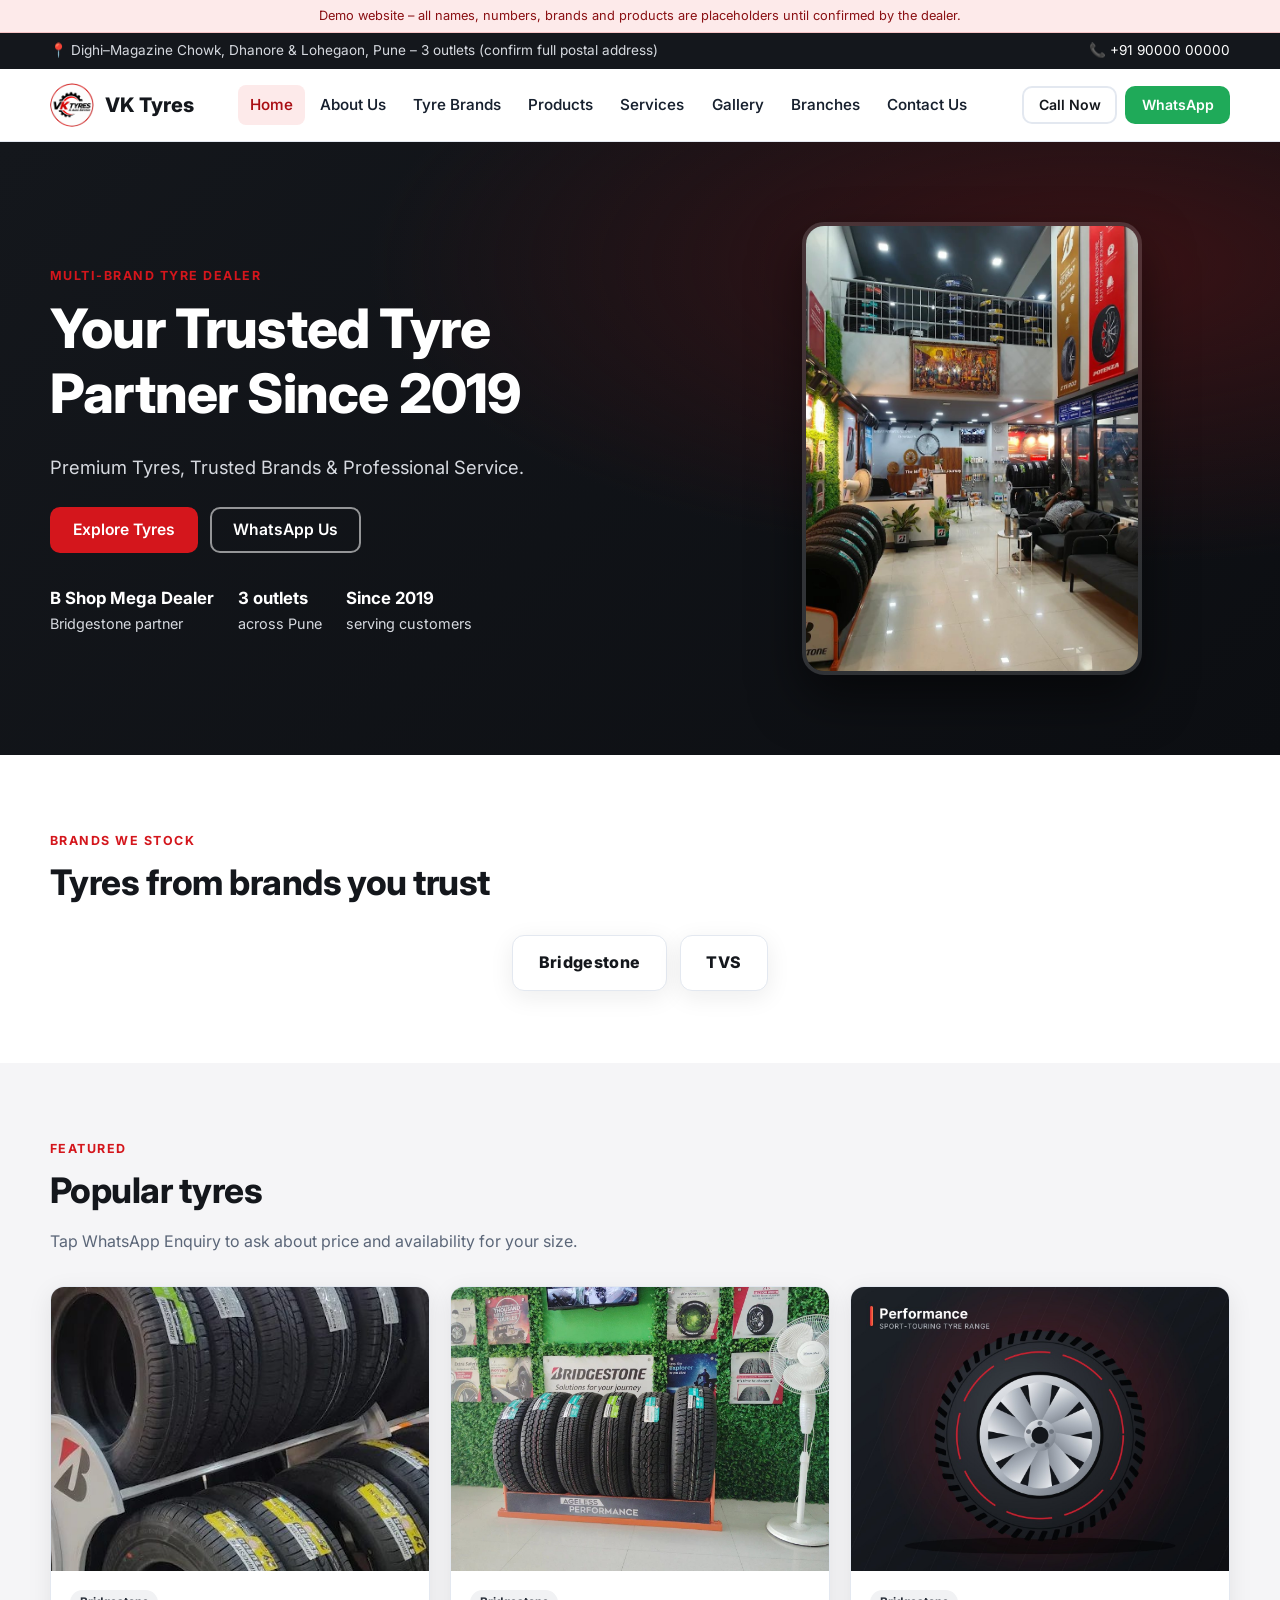
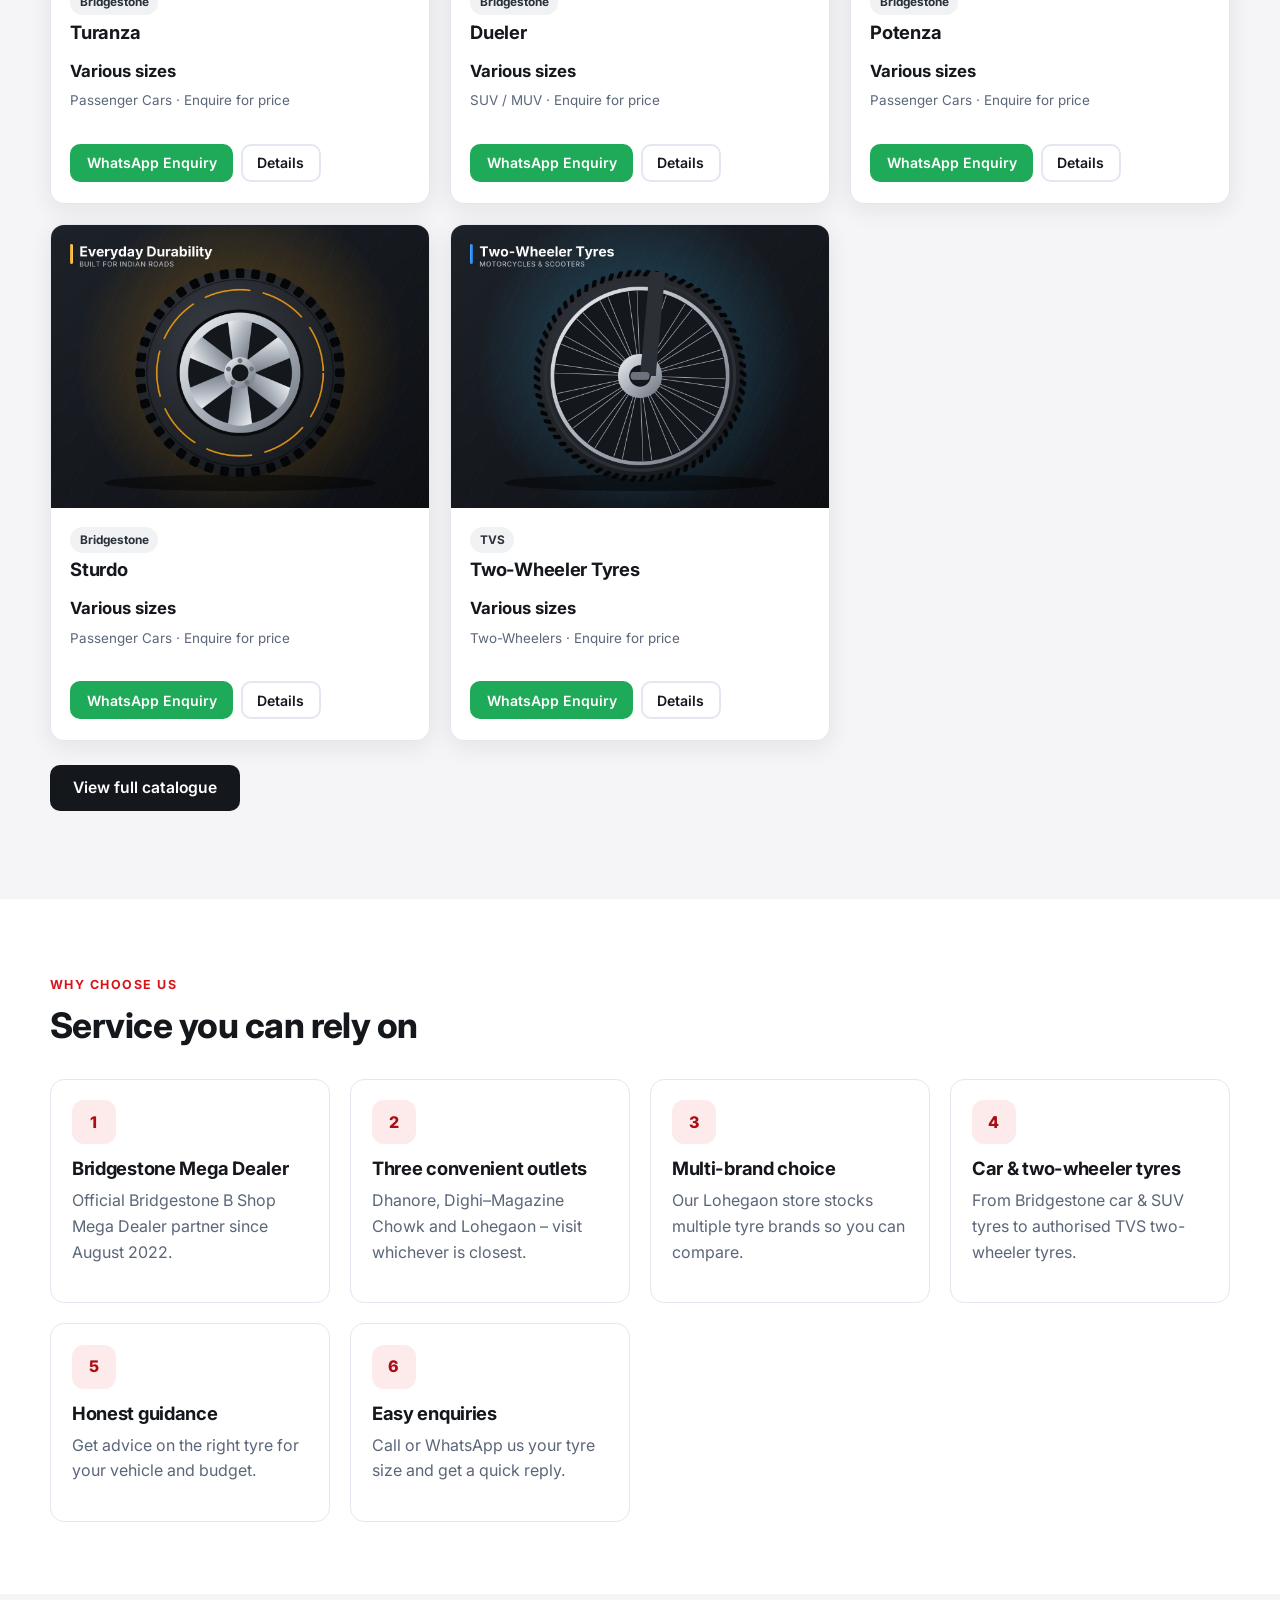
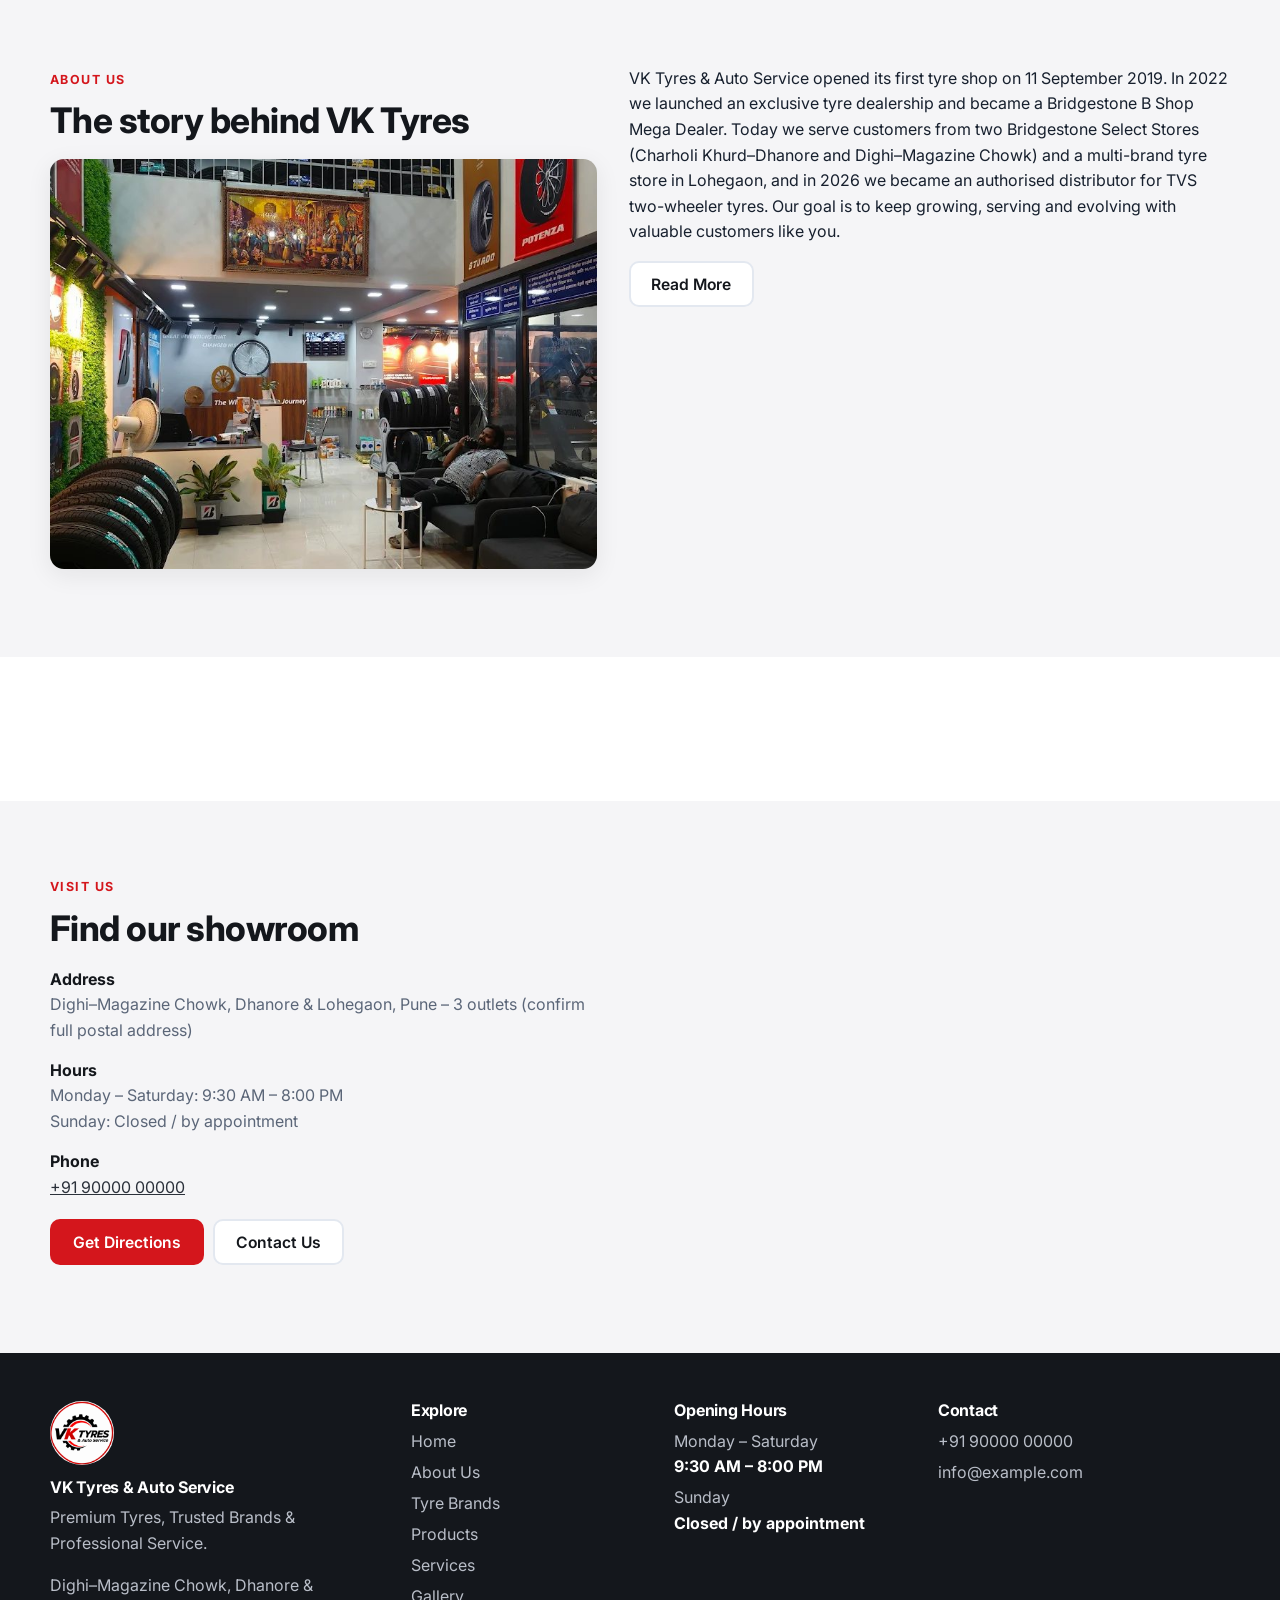
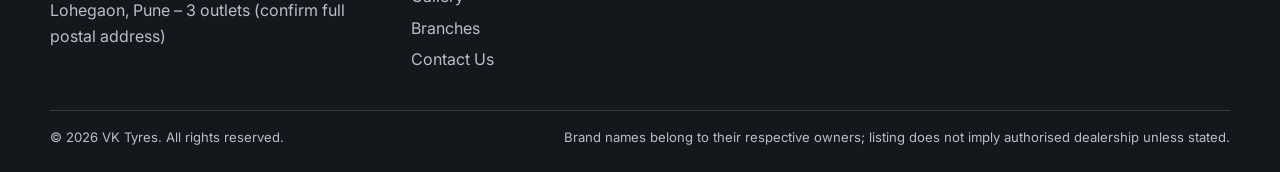
<file: index.html>
<!doctype html>
<html lang="en">
<head>
<meta charset="utf-8">
<meta name="viewport" content="width=device-width,initial-scale=1">
<title>VK Tyres – Multi-Brand Tyre Dealer in Pune | Car, SUV & Bike Tyres</title>
<meta name="description" content="Premium tyres, trusted brands and professional fitting service. Call or WhatsApp VK Tyres for tyre sizes, brands and availability.">
<meta property="og:title" content="VK Tyres – Multi-Brand Tyre Dealer in Pune | Car, SUV & Bike Tyres">
<meta property="og:description" content="Premium tyres, trusted brands and professional fitting service. Call or WhatsApp VK Tyres for tyre sizes, brands and availability.">
<meta property="og:type" content="website">
<meta property="og:image" content="img/store-interior.jpg">
<meta name="theme-color" content="#14171c">
<link rel="icon" type="image/png" href="img/favicon.png">
<link rel="preconnect" href="https://fonts.googleapis.com"><link rel="preconnect" href="https://fonts.gstatic.com" crossorigin>
<link href="https://fonts.googleapis.com/css2?family=Inter:wght@400;500;600;700;800&display=swap" rel="stylesheet">
<link rel="stylesheet" href="css/styles.css">
</head>
<body data-page="home">
<a class="skip" href="#main">Skip to content</a>
<div id="site-header"></div>
<main id="main"><div id="hero"></div><section class="section"><div class="container" id="brandStrip"></div></section><section class="section soft"><div class="container" id="featured"></div></section><section class="section"><div class="container" id="why"></div></section><section class="section soft"><div class="container" id="aboutPreview"></div></section><section class="section"><div class="container" id="testimonials"></div></section><section class="section soft"><div class="container" id="contactStrip"></div></section></main>
<div id="site-footer"></div>
<script src="js/config.js"></script>
<script src="js/app.js"></script>
</body>
</html>
</file>
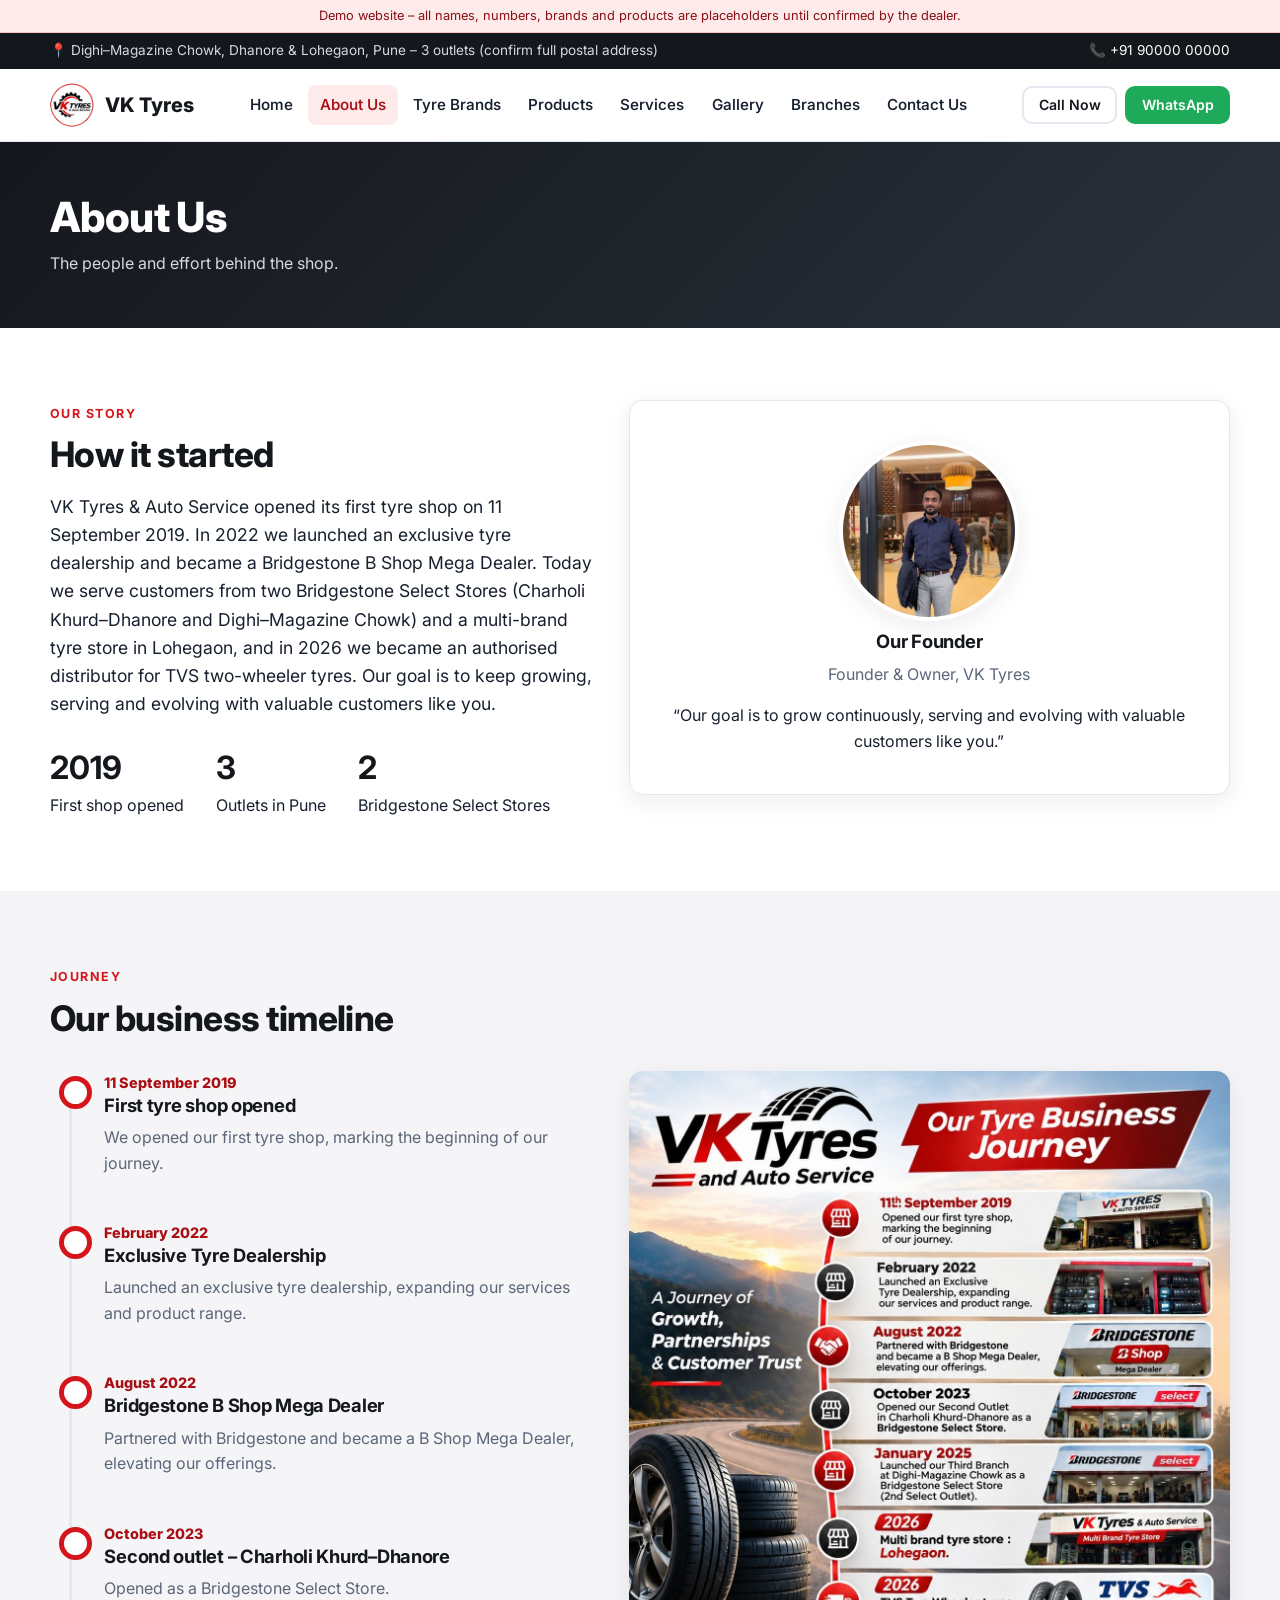
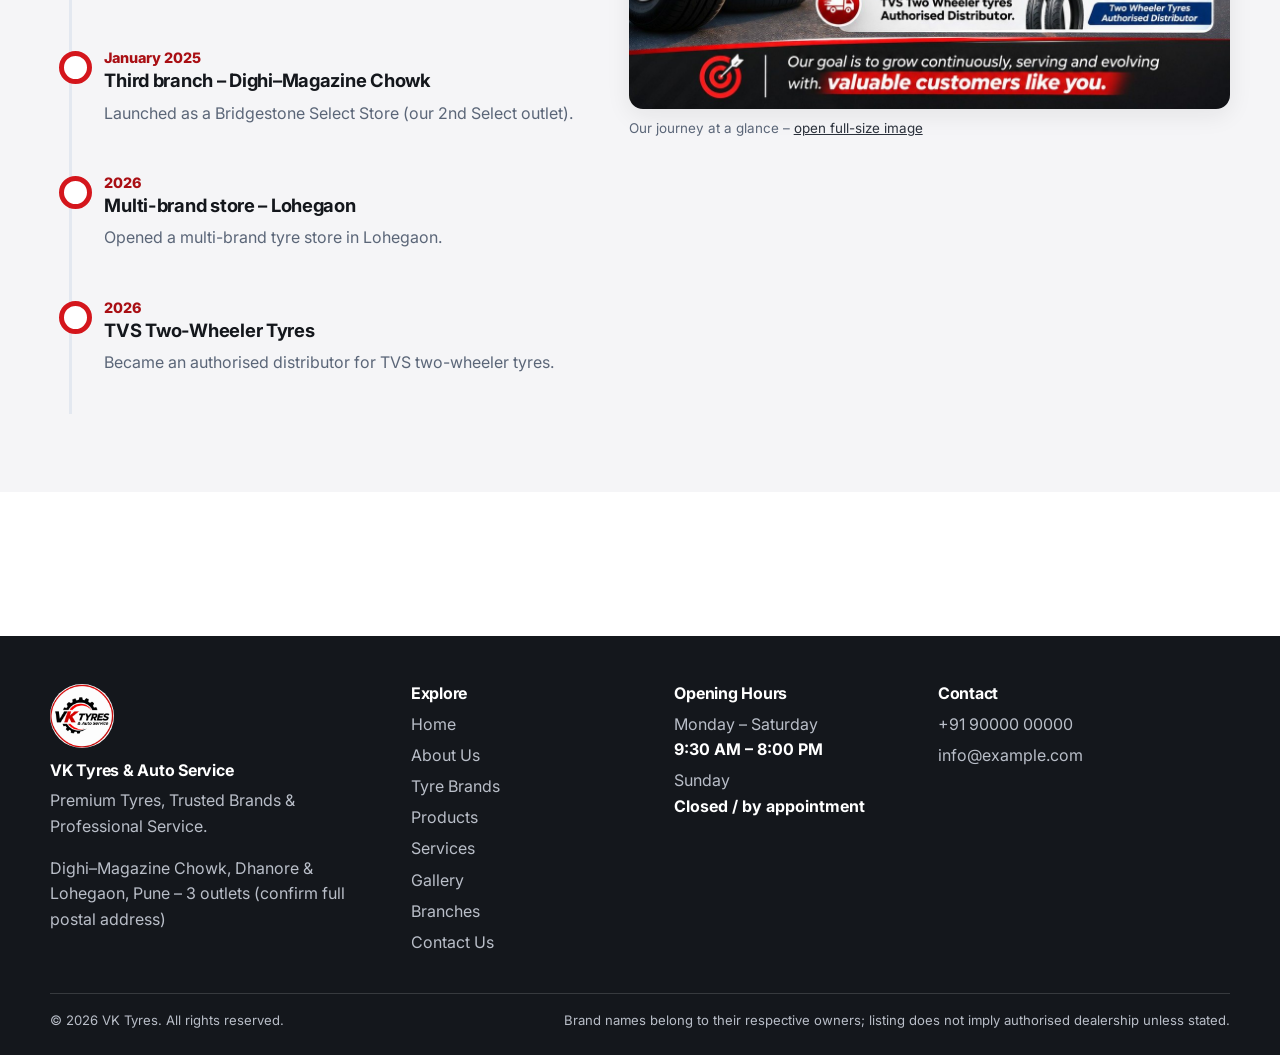
<file: about.html>
<!doctype html>
<html lang="en">
<head>
<meta charset="utf-8">
<meta name="viewport" content="width=device-width,initial-scale=1">
<title>About VK Tyres – Our Story, Team & Journey</title>
<meta name="description" content="Learn the story, journey and team behind VK Tyres, a multi-brand tyre dealer.">
<meta property="og:title" content="About VK Tyres – Our Story, Team & Journey">
<meta property="og:description" content="Learn the story, journey and team behind VK Tyres, a multi-brand tyre dealer.">
<meta property="og:type" content="website">
<meta name="theme-color" content="#14171c">
<link rel="icon" type="image/png" href="img/favicon.png">
<link rel="preconnect" href="https://fonts.googleapis.com"><link rel="preconnect" href="https://fonts.gstatic.com" crossorigin>
<link href="https://fonts.googleapis.com/css2?family=Inter:wght@400;500;600;700;800&display=swap" rel="stylesheet">
<link rel="stylesheet" href="css/styles.css">
</head>
<body data-page="about">
<a class="skip" href="#main">Skip to content</a>
<div id="site-header"></div>
<main id="main"><div class="page-hero"><div class="container"><h1>About Us</h1><p>The people and effort behind the shop.</p></div></div><section class="section"><div class="container split"><div><span class="eyebrow">Our story</span><h2>How it started</h2><div id="story"></div><div id="ach" style="margin-top:1.5rem"></div></div><div id="owner"></div></div></section><section class="section soft"><div class="container"><div class="section-head"><span class="eyebrow">Journey</span><h2>Our business timeline</h2></div><div class="split journey-wrap"><div id="timeline"></div><div id="journeyImg"></div></div></div></section><section class="section"><div class="container" id="team"></div></section></main>
<div id="site-footer"></div>
<script src="js/config.js"></script>
<script src="js/app.js"></script>
</body>
</html>
</file>
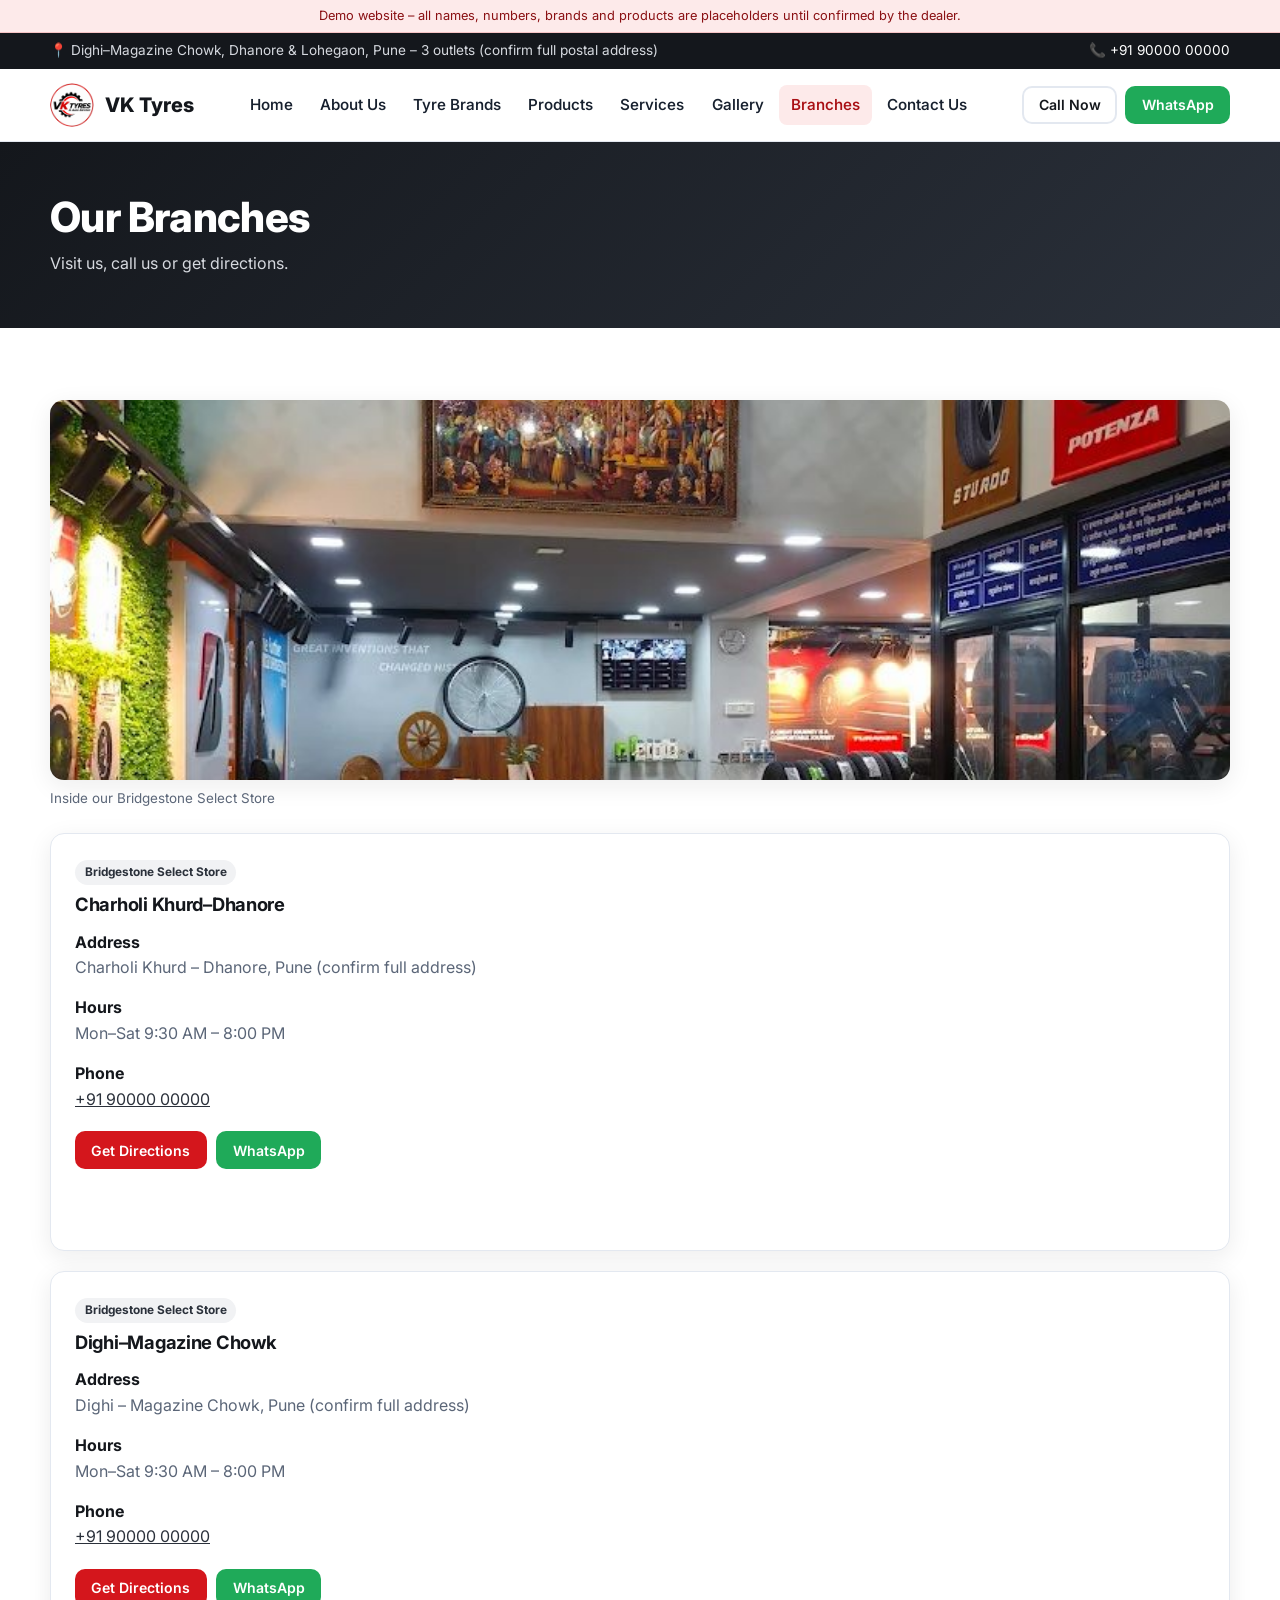
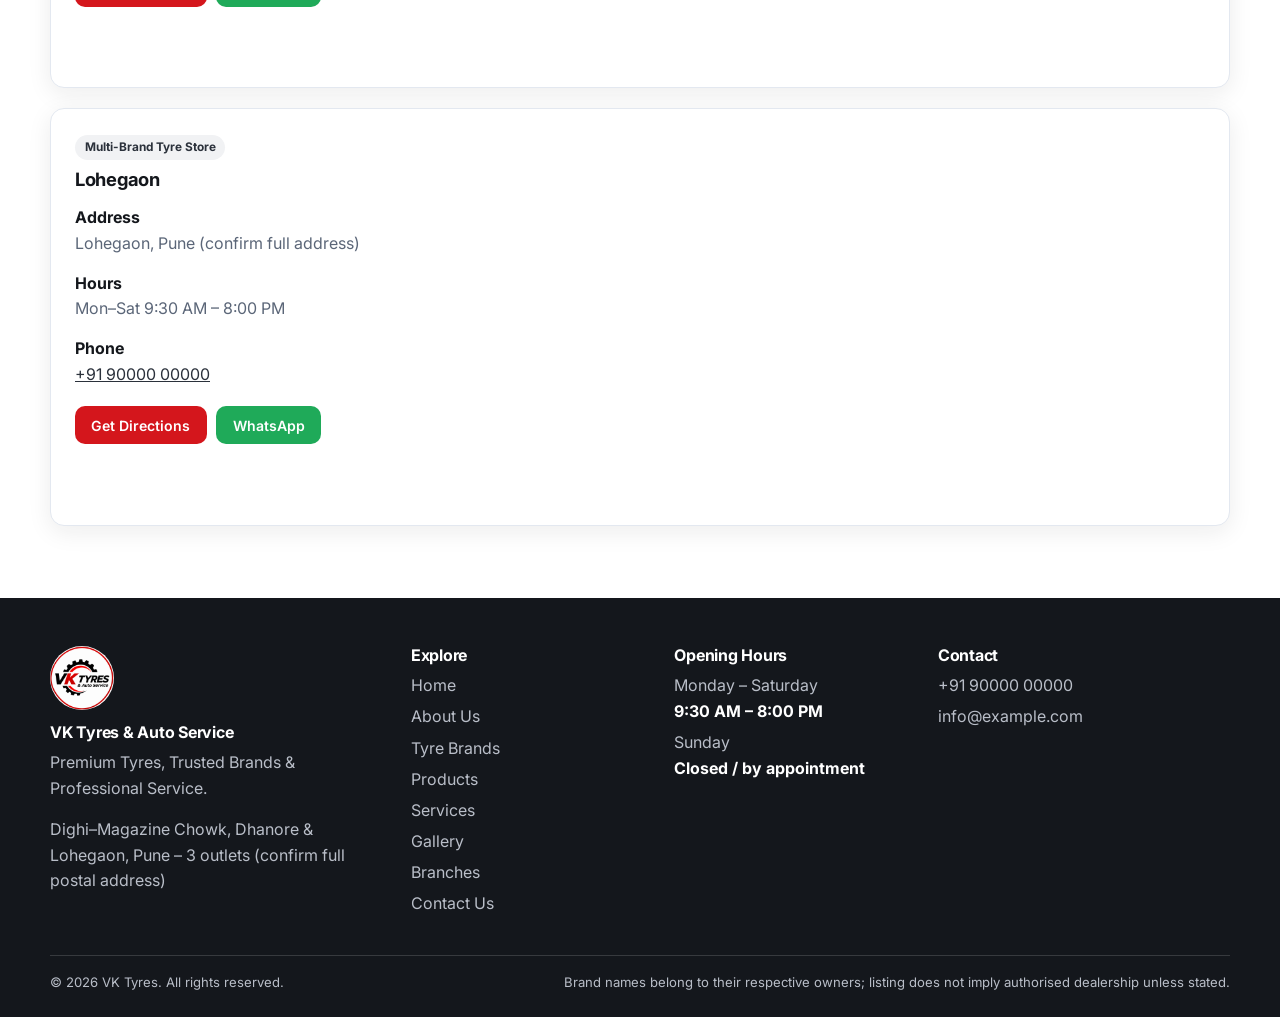
<file: branches.html>
<!doctype html>
<html lang="en">
<head>
<meta charset="utf-8">
<meta name="viewport" content="width=device-width,initial-scale=1">
<title>Branches & Directions | VK Tyres</title>
<meta name="description" content="Find VK Tyres outlets, opening hours, phone numbers and directions.">
<meta property="og:title" content="Branches & Directions | VK Tyres">
<meta property="og:description" content="Find VK Tyres outlets, opening hours, phone numbers and directions.">
<meta property="og:type" content="website">
<meta name="theme-color" content="#14171c">
<link rel="icon" type="image/png" href="img/favicon.png">
<link rel="preconnect" href="https://fonts.googleapis.com"><link rel="preconnect" href="https://fonts.gstatic.com" crossorigin>
<link href="https://fonts.googleapis.com/css2?family=Inter:wght@400;500;600;700;800&display=swap" rel="stylesheet">
<link rel="stylesheet" href="css/styles.css">
</head>
<body data-page="branches">
<a class="skip" href="#main">Skip to content</a>
<div id="site-header"></div>
<main id="main"><div class="page-hero"><div class="container"><h1>Our Branches</h1><p>Visit us, call us or get directions.</p></div></div><section class="section"><div class="container" id="brList"></div></section></main>
<div id="site-footer"></div>
<script src="js/config.js"></script>
<script src="js/app.js"></script>
</body>
</html>
</file>
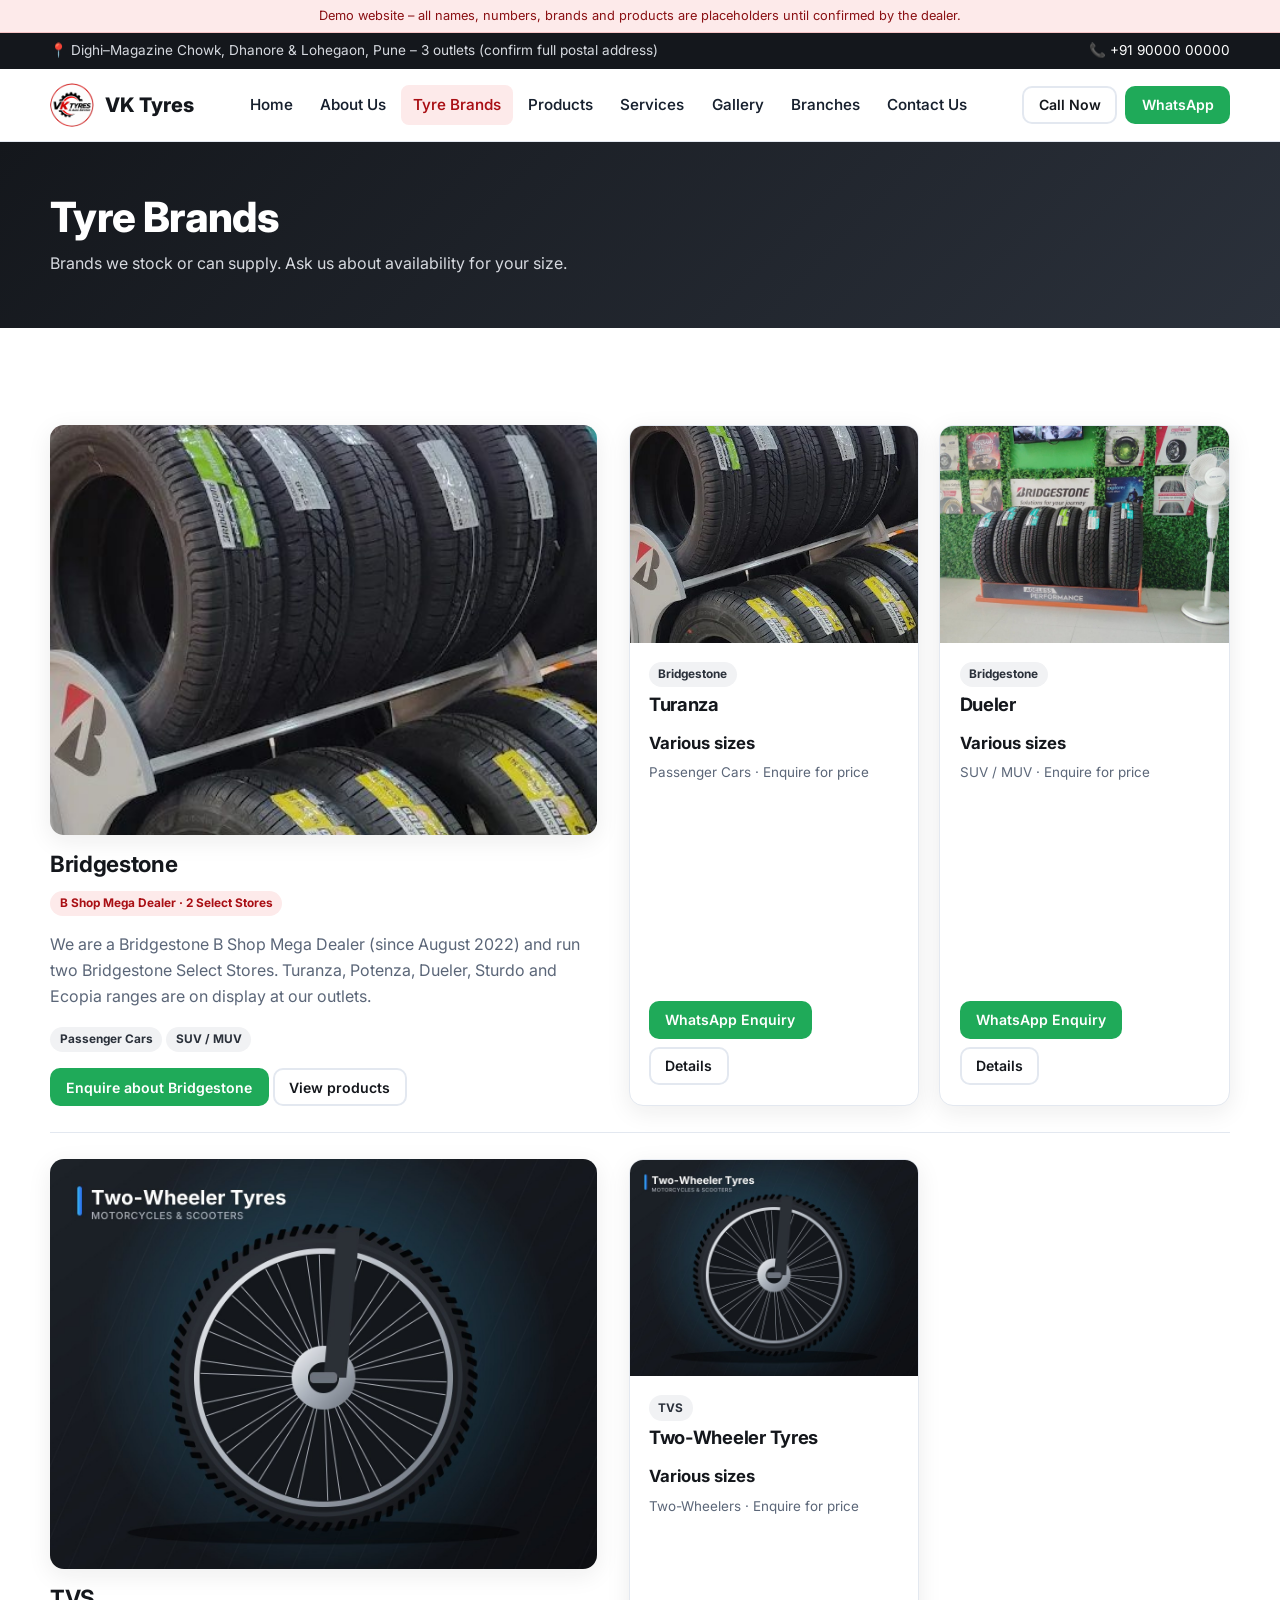
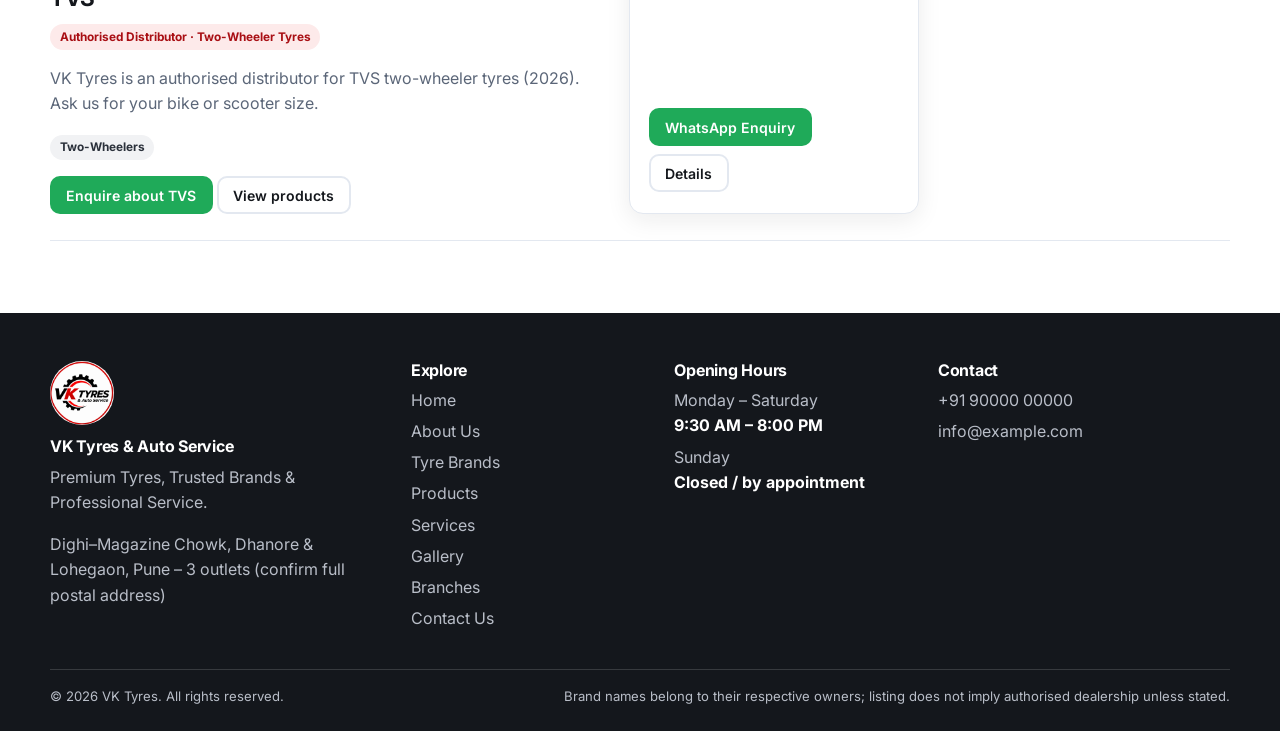
<file: brands.html>
<!doctype html>
<html lang="en">
<head>
<meta charset="utf-8">
<meta name="viewport" content="width=device-width,initial-scale=1">
<title>Tyre Brands Available at VK Tyres | Multi-Brand Tyre Dealer</title>
<meta name="description" content="Browse the tyre brands available at VK Tyres and enquire about the model and size you need.">
<meta property="og:title" content="Tyre Brands Available at VK Tyres | Multi-Brand Tyre Dealer">
<meta property="og:description" content="Browse the tyre brands available at VK Tyres and enquire about the model and size you need.">
<meta property="og:type" content="website">
<meta name="theme-color" content="#14171c">
<link rel="icon" type="image/png" href="img/favicon.png">
<link rel="preconnect" href="https://fonts.googleapis.com"><link rel="preconnect" href="https://fonts.gstatic.com" crossorigin>
<link href="https://fonts.googleapis.com/css2?family=Inter:wght@400;500;600;700;800&display=swap" rel="stylesheet">
<link rel="stylesheet" href="css/styles.css">
</head>
<body data-page="brands">
<a class="skip" href="#main">Skip to content</a>
<div id="site-header"></div>
<main id="main"><div class="page-hero"><div class="container"><h1>Tyre Brands</h1><p>Brands we stock or can supply. Ask us about availability for your size.</p></div></div><section class="section"><div class="container" id="brandList"></div></section></main>
<div id="site-footer"></div>
<script src="js/config.js"></script>
<script src="js/app.js"></script>
</body>
</html>
</file>
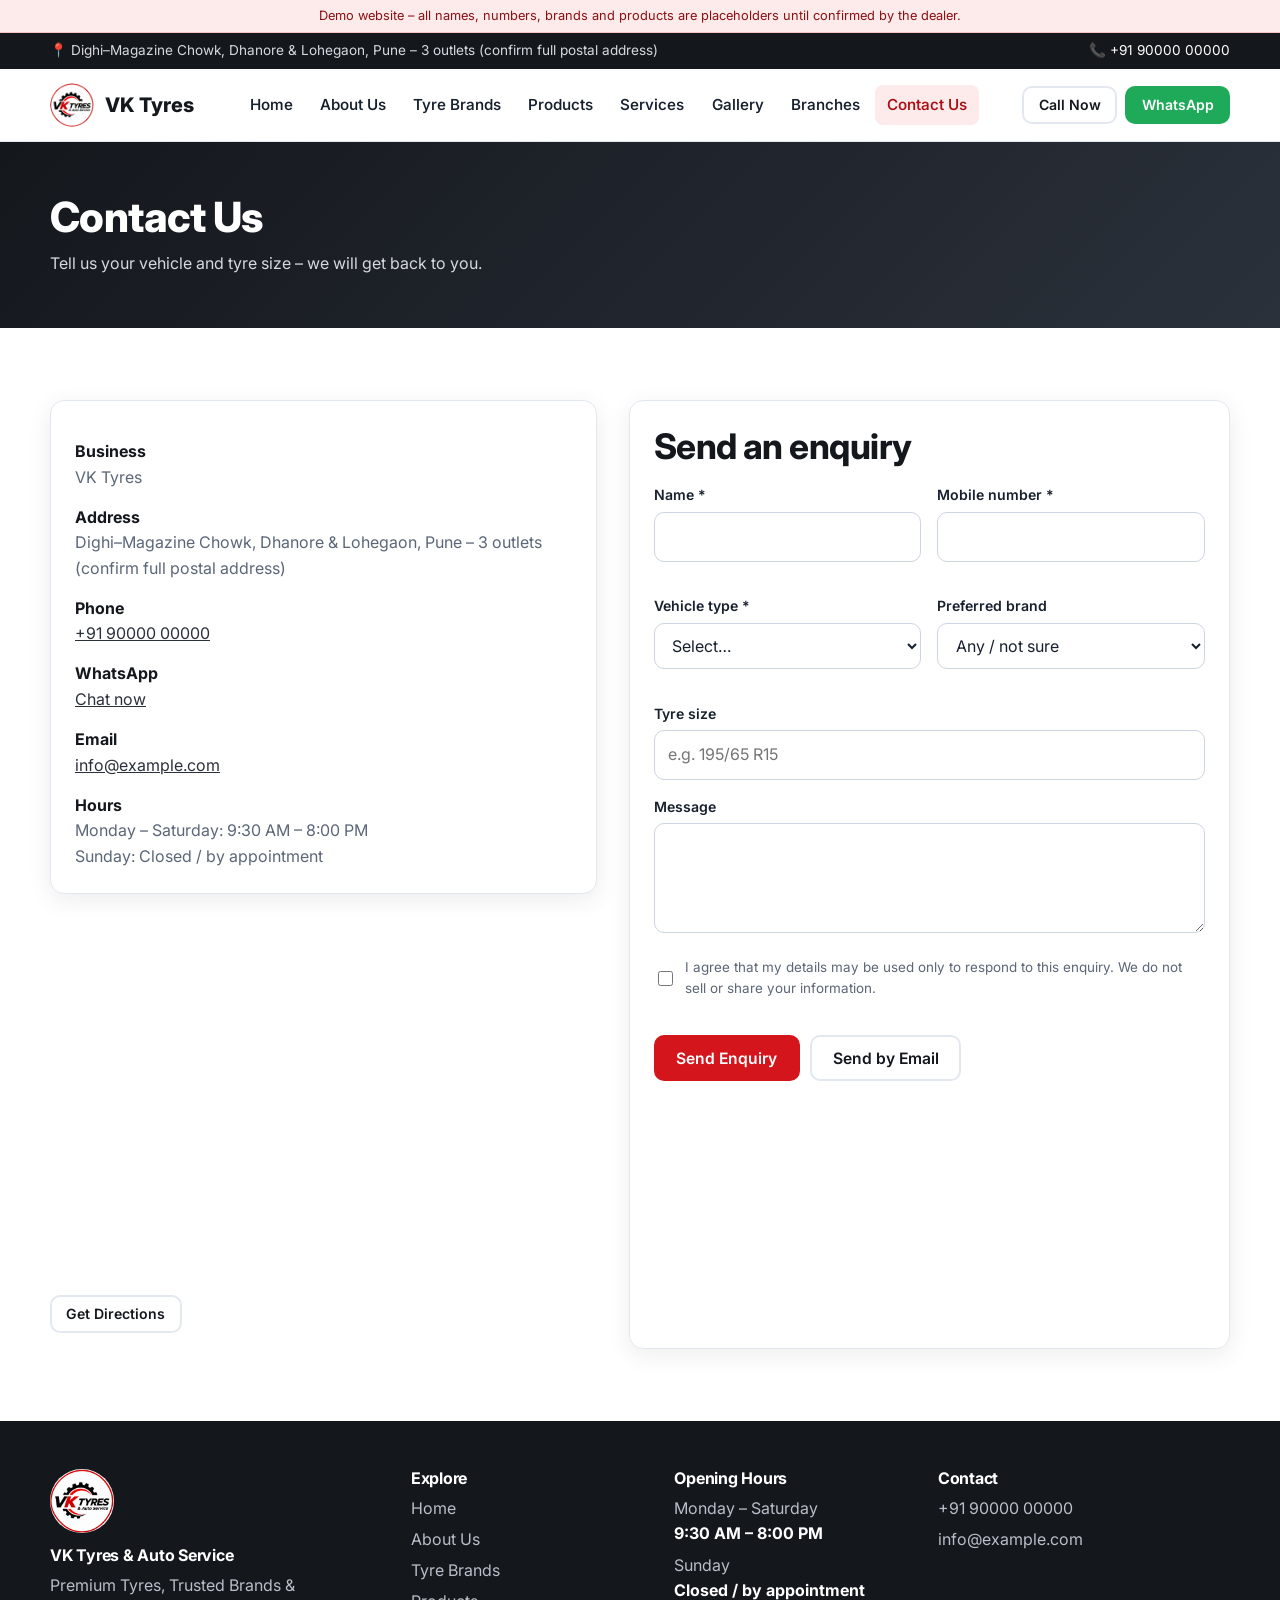
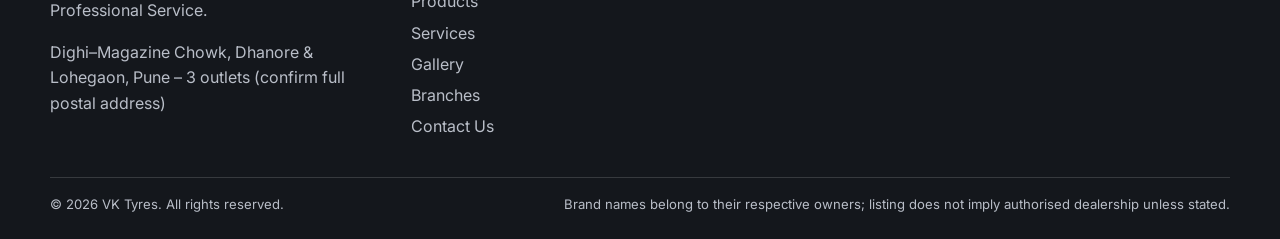
<file: contact.html>
<!doctype html>
<html lang="en">
<head>
<meta charset="utf-8">
<meta name="viewport" content="width=device-width,initial-scale=1">
<title>Contact VK Tyres – Call, WhatsApp or Visit</title>
<meta name="description" content="Contact VK Tyres for tyre enquiries. Call, WhatsApp, send an enquiry or visit the showroom.">
<meta property="og:title" content="Contact VK Tyres – Call, WhatsApp or Visit">
<meta property="og:description" content="Contact VK Tyres for tyre enquiries. Call, WhatsApp, send an enquiry or visit the showroom.">
<meta property="og:type" content="website">
<meta name="theme-color" content="#14171c">
<link rel="icon" type="image/png" href="img/favicon.png">
<link rel="preconnect" href="https://fonts.googleapis.com"><link rel="preconnect" href="https://fonts.gstatic.com" crossorigin>
<link href="https://fonts.googleapis.com/css2?family=Inter:wght@400;500;600;700;800&display=swap" rel="stylesheet">
<link rel="stylesheet" href="css/styles.css">
</head>
<body data-page="contact">
<a class="skip" href="#main">Skip to content</a>
<div id="site-header"></div>
<main id="main"><div class="page-hero"><div class="container"><h1>Contact Us</h1><p>Tell us your vehicle and tyre size – we will get back to you.</p></div></div><section class="section"><div class="container split"><div><div class="panel" id="cInfo"></div><div style="margin-top:1.25rem" id="cMap"></div></div><div class="panel"><h2>Send an enquiry</h2><form id="enq" novalidate><div class="hp" aria-hidden="true"><label>Website<input name="website" tabindex="-1" autocomplete="off"></label></div><div class="form-row"><div><label for="fName">Name *</label><input id="fName" name="name" autocomplete="name" required><div class="err"></div></div><div><label for="fMob">Mobile number *</label><input id="fMob" name="mobile" inputmode="tel" autocomplete="tel" required><div class="err"></div></div></div><div class="form-row"><div><label for="fVeh">Vehicle type *</label><select id="fVeh" name="vehicle"><option value="">Select…</option><option>Car / Hatchback / Sedan</option><option>SUV / MUV</option><option>Two-wheeler</option><option>Commercial / Fleet</option><option>Tractor / Agriculture</option></select><div class="err"></div></div><div><label for="fBrand">Preferred brand</label><select id="fBrand" name="brand"></select></div></div><div class="form-row one"><div><label for="fSize">Tyre size</label><input id="fSize" name="size" placeholder="e.g. 195/65 R15"></div></div><div class="form-row one"><div><label for="fMsg">Message</label><textarea id="fMsg" name="message"></textarea></div></div><div style="margin-bottom:1rem"><label style="display:flex;gap:.6rem;font-weight:400"><input type="checkbox" name="consent" style="width:20px;min-height:20px;margin-top:.2rem"> <span class="small">I agree that my details may be used only to respond to this enquiry. We do not sell or share your information.</span></label><div class="err"></div></div><div style="display:flex;gap:.6rem;flex-wrap:wrap"><button class="btn btn-primary" type="submit">Send Enquiry</button><button class="btn btn-outline" type="button" id="viaMail">Send by Email</button></div><div id="formMsg" role="status" aria-live="polite"></div></form></div></div></section></main>
<div id="site-footer"></div>
<script src="js/config.js"></script>
<script src="js/app.js"></script>
</body>
</html>
</file>
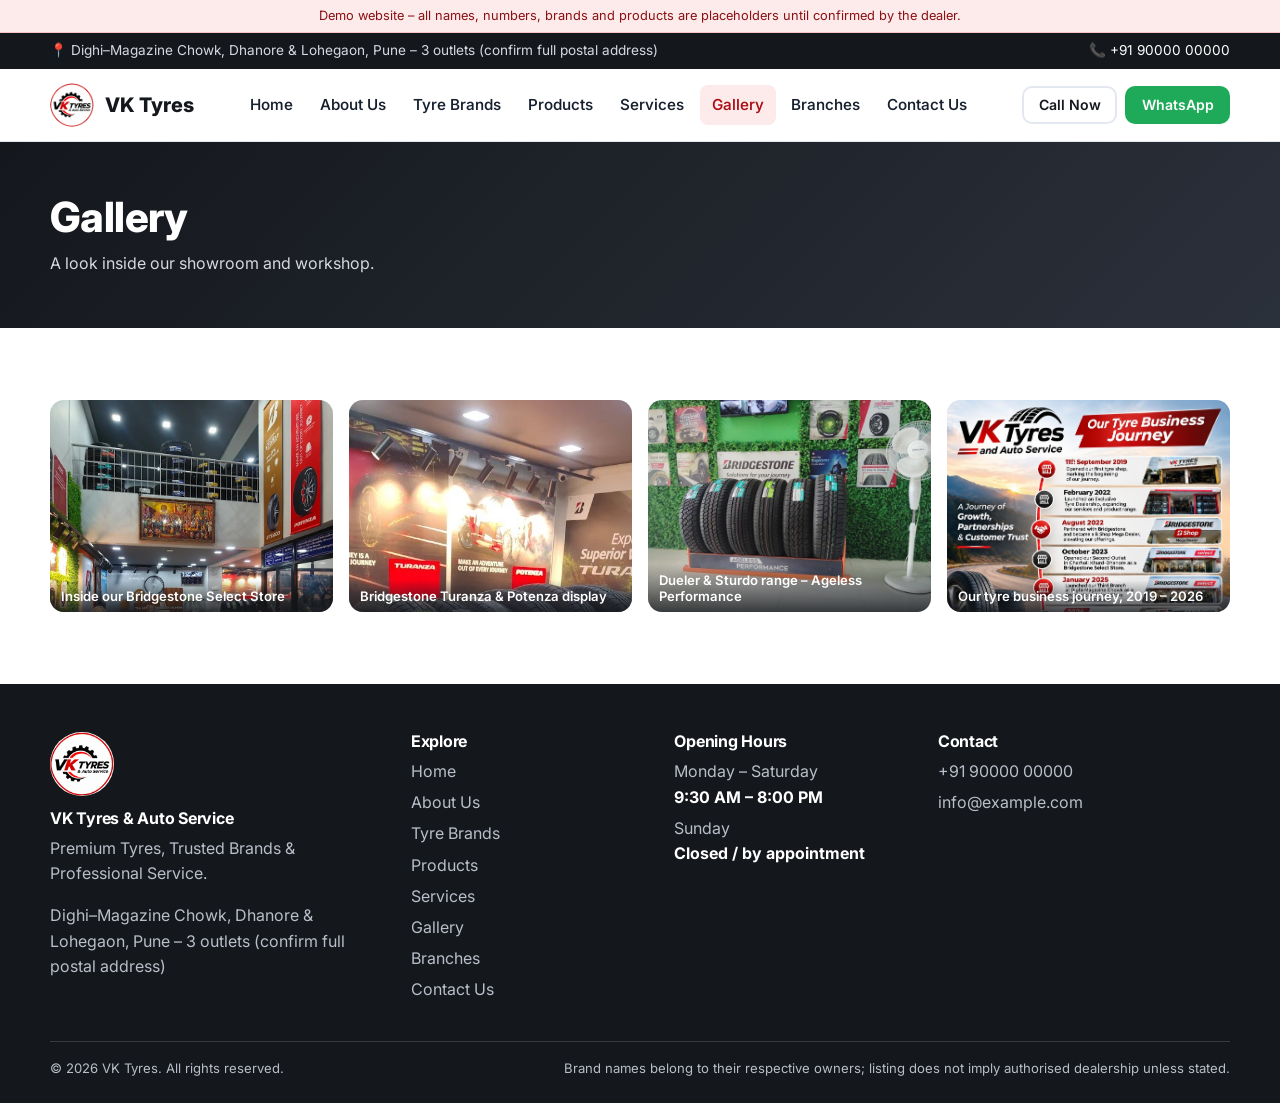
<file: gallery.html>
<!doctype html>
<html lang="en">
<head>
<meta charset="utf-8">
<meta name="viewport" content="width=device-width,initial-scale=1">
<title>Gallery – Showroom, Workshop & Team | VK Tyres</title>
<meta name="description" content="Photos of the VK Tyres showroom, workshop and team.">
<meta property="og:title" content="Gallery – Showroom, Workshop & Team | VK Tyres">
<meta property="og:description" content="Photos of the VK Tyres showroom, workshop and team.">
<meta property="og:type" content="website">
<meta name="theme-color" content="#14171c">
<link rel="icon" type="image/png" href="img/favicon.png">
<link rel="preconnect" href="https://fonts.googleapis.com"><link rel="preconnect" href="https://fonts.gstatic.com" crossorigin>
<link href="https://fonts.googleapis.com/css2?family=Inter:wght@400;500;600;700;800&display=swap" rel="stylesheet">
<link rel="stylesheet" href="css/styles.css">
</head>
<body data-page="gallery">
<a class="skip" href="#main">Skip to content</a>
<div id="site-header"></div>
<main id="main"><div class="page-hero"><div class="container"><h1>Gallery</h1><p>A look inside our showroom and workshop.</p></div></div><section class="section"><div class="container"><div class="gal" id="gal"></div></div></section></main>
<div id="site-footer"></div>
<script src="js/config.js"></script>
<script src="js/app.js"></script>
</body>
</html>
</file>
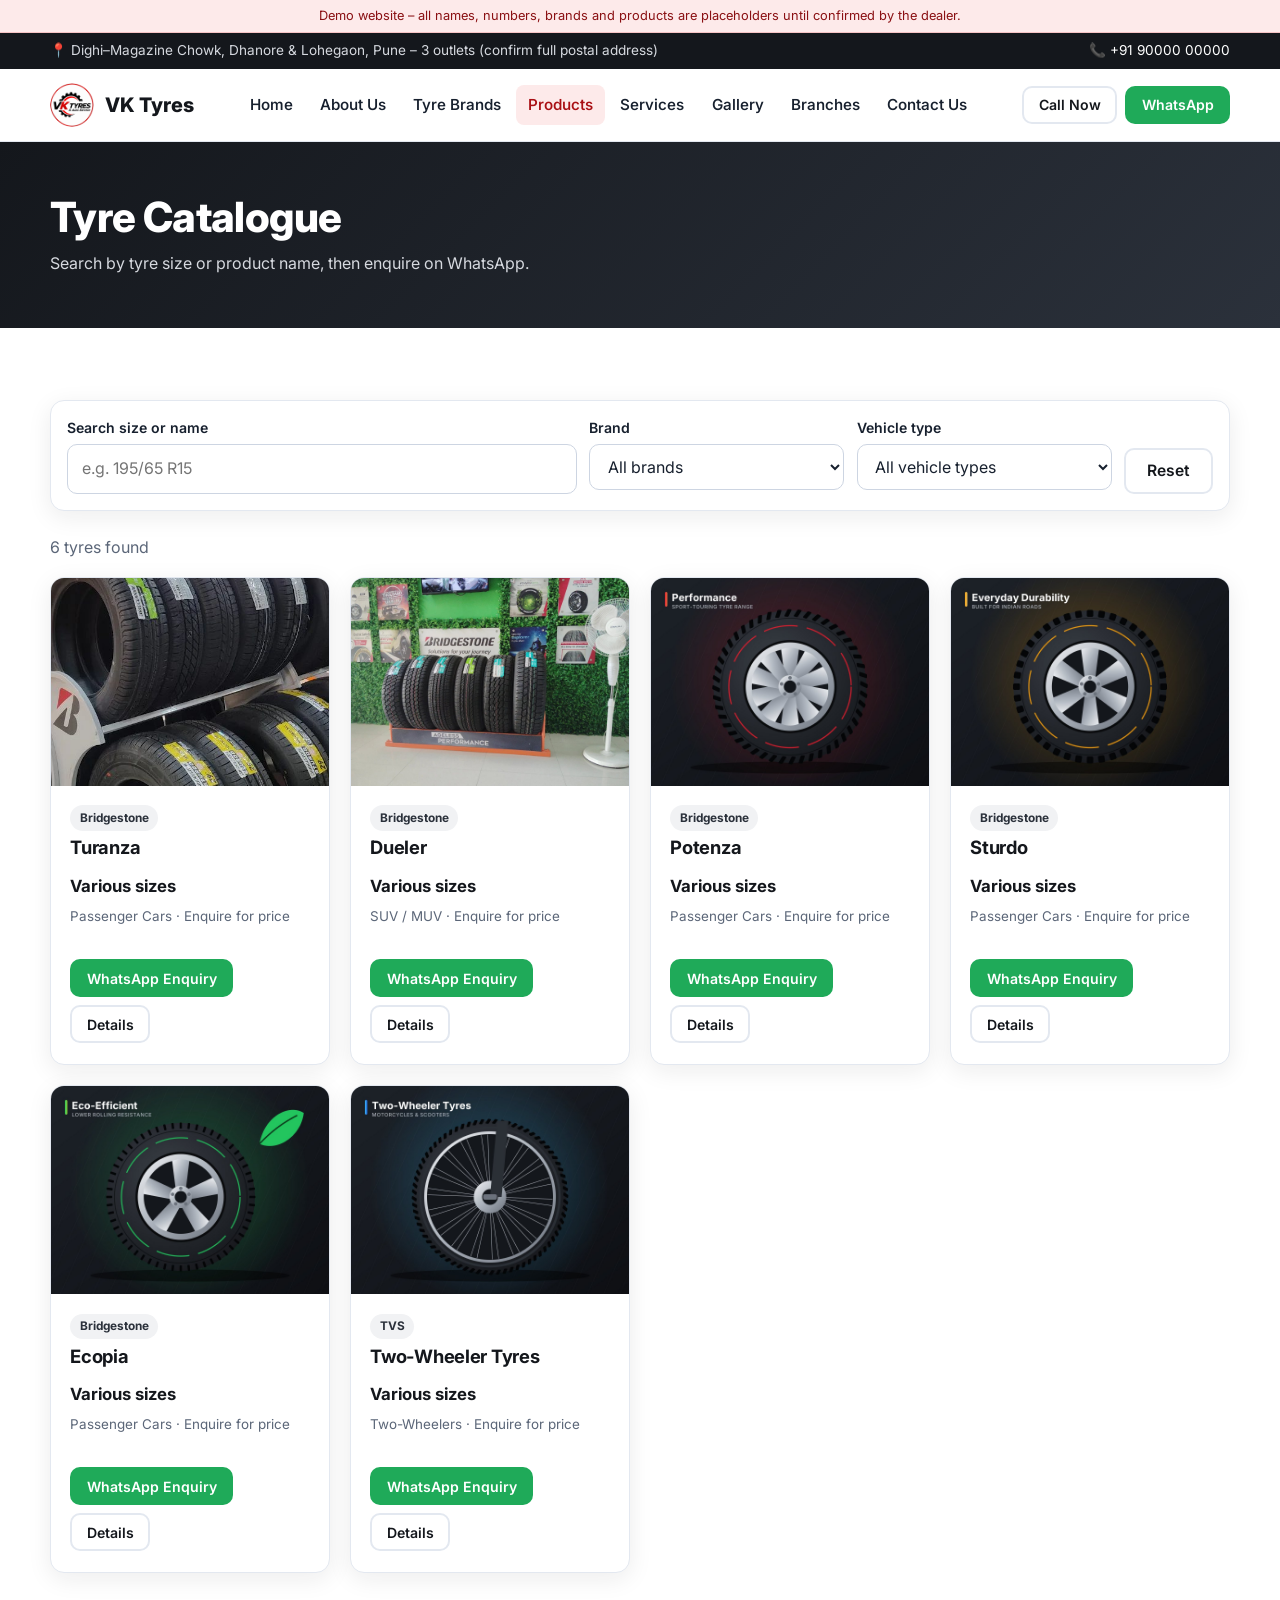
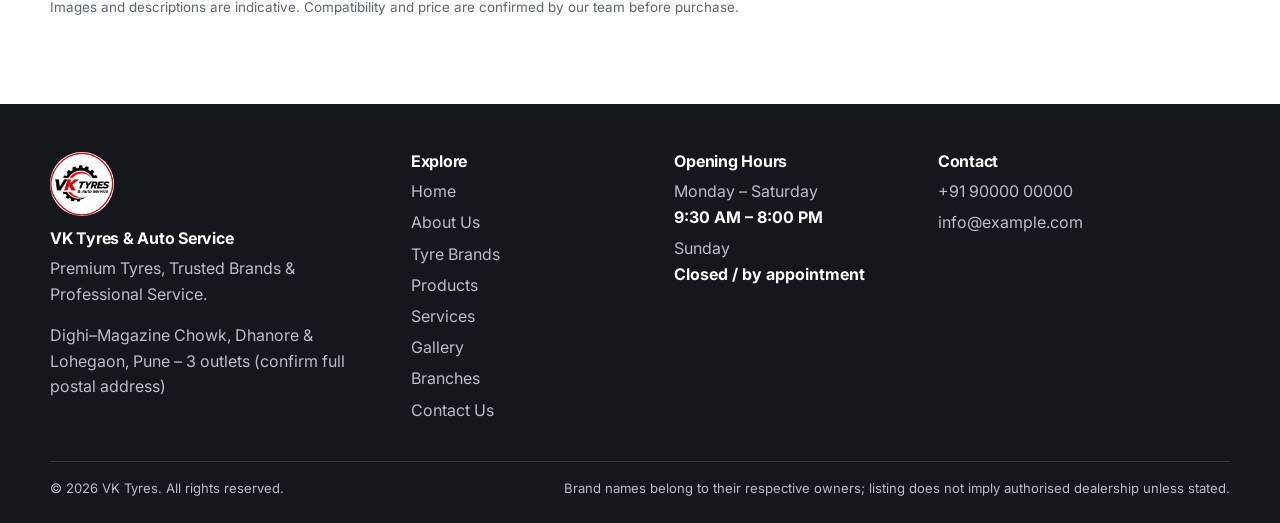
<file: products.html>
<!doctype html>
<html lang="en">
<head>
<meta charset="utf-8">
<meta name="viewport" content="width=device-width,initial-scale=1">
<title>Tyre Catalogue – Search by Size & Brand | VK Tyres</title>
<meta name="description" content="Search car, SUV, bike and commercial tyres by size or brand and enquire on WhatsApp.">
<meta property="og:title" content="Tyre Catalogue – Search by Size & Brand | VK Tyres">
<meta property="og:description" content="Search car, SUV, bike and commercial tyres by size or brand and enquire on WhatsApp.">
<meta property="og:type" content="website">
<meta name="theme-color" content="#14171c">
<link rel="icon" type="image/png" href="img/favicon.png">
<link rel="preconnect" href="https://fonts.googleapis.com"><link rel="preconnect" href="https://fonts.gstatic.com" crossorigin>
<link href="https://fonts.googleapis.com/css2?family=Inter:wght@400;500;600;700;800&display=swap" rel="stylesheet">
<link rel="stylesheet" href="css/styles.css">
</head>
<body data-page="products">
<a class="skip" href="#main">Skip to content</a>
<div id="site-header"></div>
<main id="main"><div class="page-hero"><div class="container"><h1>Tyre Catalogue</h1><p>Search by tyre size or product name, then enquire on WhatsApp.</p></div></div><section class="section"><div class="container"><form class="filters" onsubmit="return false" role="search"><div class="search"><label for="q">Search size or name</label><input id="q" type="search" placeholder="e.g. 195/65 R15" autocomplete="off"></div><div><label for="fb">Brand</label><select id="fb"></select></div><div><label for="fc">Vehicle type</label><select id="fc"></select></div><div style="align-self:end"><button type="button" id="reset" class="btn btn-outline">Reset</button></div></form><p class="result-count" id="count" aria-live="polite"></p><div class="grid g4" id="plist"></div><p class="small" style="margin-top:1.5rem">Images and descriptions are indicative. Compatibility and price are confirmed by our team before purchase.</p></div></section></main>
<div id="site-footer"></div>
<script src="js/config.js"></script>
<script src="js/app.js"></script>
</body>
</html>
</file>
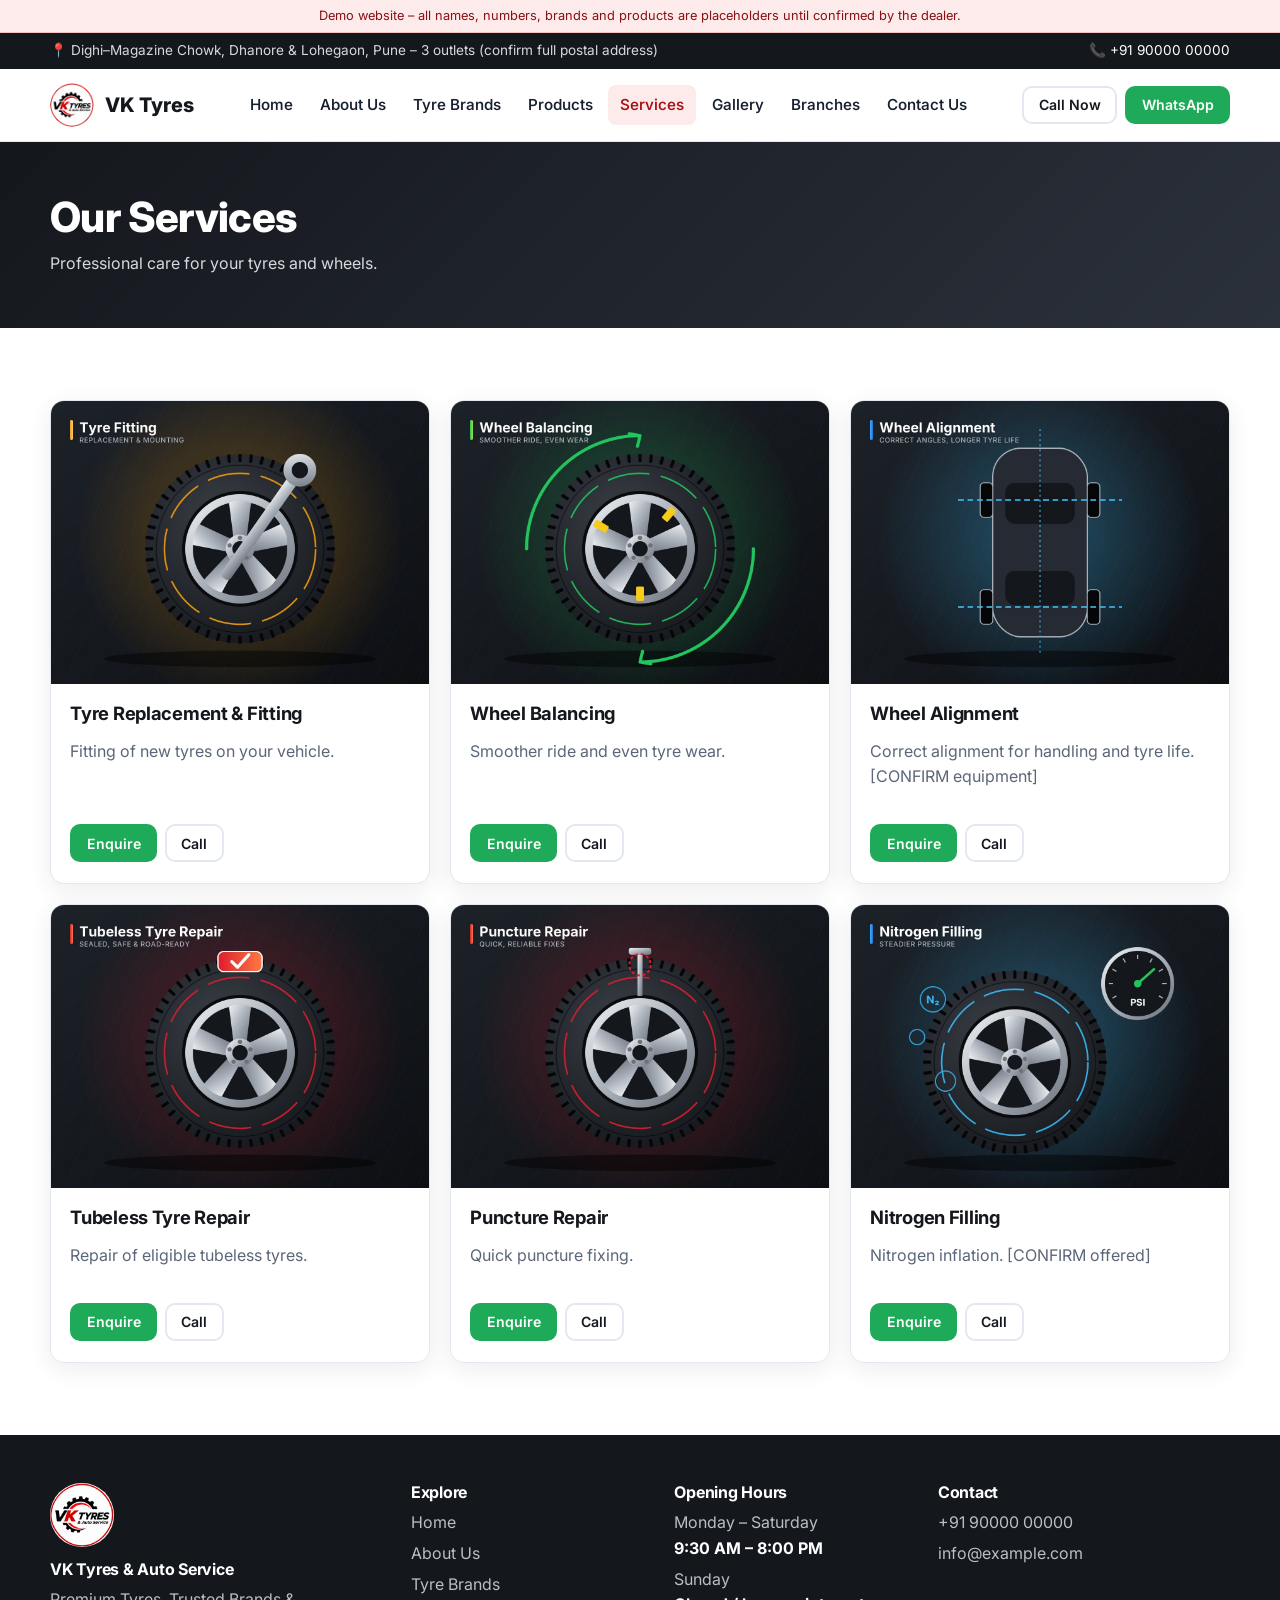
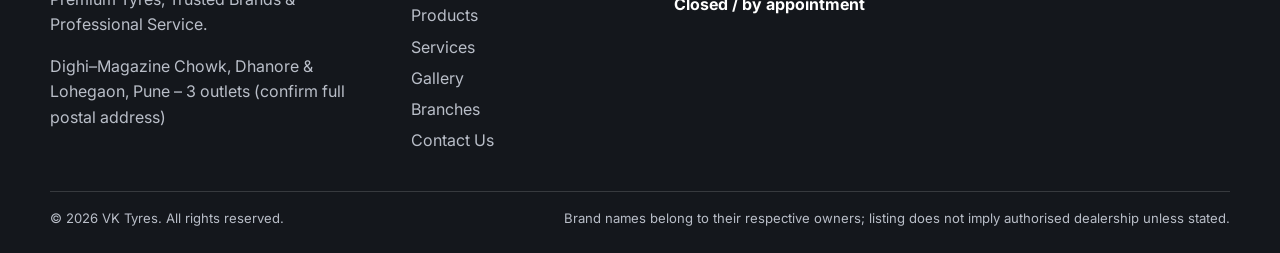
<file: services.html>
<!doctype html>
<html lang="en">
<head>
<meta charset="utf-8">
<meta name="viewport" content="width=device-width,initial-scale=1">
<title>Tyre Fitting, Balancing & Alignment Services | VK Tyres</title>
<meta name="description" content="Tyre fitting, wheel balancing, alignment and repair services at VK Tyres.">
<meta property="og:title" content="Tyre Fitting, Balancing & Alignment Services | VK Tyres">
<meta property="og:description" content="Tyre fitting, wheel balancing, alignment and repair services at VK Tyres.">
<meta property="og:type" content="website">
<meta name="theme-color" content="#14171c">
<link rel="icon" type="image/png" href="img/favicon.png">
<link rel="preconnect" href="https://fonts.googleapis.com"><link rel="preconnect" href="https://fonts.gstatic.com" crossorigin>
<link href="https://fonts.googleapis.com/css2?family=Inter:wght@400;500;600;700;800&display=swap" rel="stylesheet">
<link rel="stylesheet" href="css/styles.css">
</head>
<body data-page="services">
<a class="skip" href="#main">Skip to content</a>
<div id="site-header"></div>
<main id="main"><div class="page-hero"><div class="container"><h1>Our Services</h1><p>Professional care for your tyres and wheels.</p></div></div><section class="section"><div class="container"><div class="grid g3" id="svcList"></div></div></section></main>
<div id="site-footer"></div>
<script src="js/config.js"></script>
<script src="js/app.js"></script>
</body>
</html>
</file>
<file: css/styles.css>
:root{
  --navy:#14171c; --navy-2:#2b313b; --ink:#17202e; --muted:#5b6678;
  --accent:#d4161c; --accent-d:#a90f14; --wa:#1faa59;
  --bg:#ffffff; --soft:#f5f5f7; --line:#e3e8f0; --radius:14px;
  --shadow:0 6px 24px rgba(20,23,28,.08); --maxw:1180px;
  --font:"Inter",system-ui,-apple-system,"Segoe UI",Roboto,Arial,sans-serif;
}
*{box-sizing:border-box}
html{scroll-behavior:smooth}
body{margin:0;font-family:var(--font);color:var(--ink);background:var(--bg);line-height:1.6;-webkit-font-smoothing:antialiased}
img,svg{max-width:100%;display:block}
a{color:var(--navy-2)}
h1,h2,h3,h4{font-family:var(--font);color:var(--navy);line-height:1.2;margin:0 0 .5em;letter-spacing:-.015em}
h1{font-size:clamp(2rem,5vw,3.4rem);font-weight:800}
h2{font-size:clamp(1.5rem,3vw,2.2rem);font-weight:750}
h3{font-size:1.15rem;font-weight:700}
p{margin:0 0 1em}
.container{width:min(var(--maxw),100% - 2rem);margin-inline:auto}
.section{padding:clamp(2.5rem,6vw,4.5rem) 0}
.section.soft{background:var(--soft)}
.eyebrow{display:inline-block;font-size:.78rem;font-weight:700;letter-spacing:.12em;text-transform:uppercase;color:var(--accent);margin-bottom:.6rem}
.section-head{max-width:640px;margin-bottom:2rem}
.section-head p{color:var(--muted)}
.skip{position:absolute;left:-999px;top:0;background:var(--navy);color:#fff;padding:.6rem 1rem;z-index:100}
.skip:focus{left:0}

/* buttons */
.btn{display:inline-flex;align-items:center;justify-content:center;gap:.5rem;min-height:46px;padding:.7rem 1.3rem;border-radius:10px;border:2px solid transparent;font:600 .98rem var(--font);text-decoration:none;cursor:pointer;transition:transform .15s,background .2s,box-shadow .2s}
.btn:hover{transform:translateY(-1px)}
.btn:focus-visible,a:focus-visible,button:focus-visible,input:focus-visible,select:focus-visible,textarea:focus-visible{outline:3px solid #ff8f93;outline-offset:2px}
.btn-primary{background:var(--accent);color:#fff}.btn-primary:hover{background:var(--accent-d)}
.btn-navy{background:var(--navy);color:#fff}.btn-navy:hover{background:var(--navy-2)}
.btn-ghost{background:transparent;color:#fff;border-color:rgba(255,255,255,.55)}.btn-ghost:hover{background:rgba(255,255,255,.12)}
.btn-outline{background:#fff;color:var(--navy);border-color:var(--line)}.btn-outline:hover{border-color:var(--navy)}
.btn-wa{background:var(--wa);color:#fff}.btn-wa:hover{background:#178a47}
.btn-sm{min-height:38px;padding:.4rem .9rem;font-size:.88rem}

/* header */
.demo-ribbon{background:#fdeaea;color:#8a1013;font-size:.8rem;text-align:center;padding:.35rem 1rem;border-bottom:1px solid #f6c3c4}
.topbar{background:var(--navy);color:#d6d9df;font-size:.85rem}
.topbar .container{display:flex;justify-content:space-between;gap:1rem;padding:.45rem 0;flex-wrap:wrap}
.topbar a{color:#fff;text-decoration:none}
.header{position:sticky;top:0;z-index:50;background:rgba(255,255,255,.96);backdrop-filter:blur(8px);border-bottom:1px solid var(--line)}
.header .container{display:flex;align-items:center;justify-content:space-between;gap:1rem;min-height:72px}
.logo{display:flex;align-items:center;gap:.7rem;text-decoration:none;color:var(--navy);font-weight:800;font-size:1.25rem}
.logo-mark{width:42px;height:42px;border-radius:50%;background:var(--navy);display:grid;place-items:center;flex:none}
.nav{display:flex;align-items:center;gap:.2rem}
.nav a{padding:.5rem .75rem;border-radius:8px;text-decoration:none;color:var(--ink);font-weight:550;font-size:.95rem}
.nav a:hover{background:var(--soft)}
.nav a[aria-current=page]{color:var(--accent-d);background:#fdeaea}
.header-cta{display:flex;gap:.5rem}
.menu-btn{display:none;background:none;border:1px solid var(--line);border-radius:10px;width:46px;height:46px;cursor:pointer}
.menu-btn span,.menu-btn span::before,.menu-btn span::after{display:block;width:20px;height:2px;background:var(--navy);margin:auto;position:relative;content:""}
.menu-btn span::before{position:absolute;top:-6px}.menu-btn span::after{position:absolute;top:6px}
@media(max-width:1020px){
  .menu-btn{display:block}
  .header-cta{display:none}
  .nav{position:absolute;left:0;right:0;top:100%;background:#fff;border-bottom:1px solid var(--line);flex-direction:column;align-items:stretch;padding:.5rem 1rem 1rem;display:none;box-shadow:var(--shadow)}
  .nav.open{display:flex}
  .nav a{padding:.8rem}
}

/* hero */
.hero{background:radial-gradient(1200px 500px at 85% 20%,#3a1215 0,transparent 60%),linear-gradient(135deg,var(--navy),#0c0e12);color:#fff;overflow:hidden}
.hero .container{display:grid;grid-template-columns:1.1fr .9fr;gap:2rem;align-items:center;padding:clamp(2.5rem,7vw,5rem) 0}
.hero h1{color:#fff}
.hero p.lead{font-size:1.15rem;color:#d6d9df;max-width:520px}
.hero .btns{display:flex;gap:.8rem;flex-wrap:wrap;margin-top:1.5rem}
.hero-art{display:grid;place-items:center}
.hero-art svg{width:min(380px,80%);filter:drop-shadow(0 24px 40px rgba(0,0,0,.45));animation:spin 40s linear infinite}
.hero-badges{display:flex;gap:1.5rem;margin-top:2rem;flex-wrap:wrap;color:#d6d9df;font-size:.9rem}
.hero-badges b{color:#fff;display:block;font-size:1.05rem}
@keyframes spin{to{transform:rotate(360deg)}}
@media(prefers-reduced-motion:reduce){.hero-art svg{animation:none}html{scroll-behavior:auto}*{transition:none!important}}
@media(max-width:820px){.hero .container{grid-template-columns:1fr}.hero-art{order:-1}.hero-art svg{width:200px}}
.page-hero{background:linear-gradient(135deg,var(--navy),var(--navy-2));color:#fff;padding:clamp(2rem,5vw,3.2rem) 0}
.page-hero h1{color:#fff;font-size:clamp(1.8rem,4vw,2.6rem);margin:0}
.page-hero p{color:#d6d9df;margin:.5rem 0 0;max-width:620px}

/* grids & cards */
.grid{display:grid;gap:1.25rem}
.g2{grid-template-columns:repeat(2,1fr)}.g3{grid-template-columns:repeat(3,1fr)}.g4{grid-template-columns:repeat(4,1fr)}
@media(max-width:900px){.g3,.g4{grid-template-columns:repeat(2,1fr)}}
@media(max-width:600px){.g2,.g3,.g4{grid-template-columns:1fr}}
.card{background:#fff;border:1px solid var(--line);border-radius:var(--radius);box-shadow:var(--shadow);overflow:hidden;display:flex;flex-direction:column}
.card-body{padding:1.1rem 1.2rem 1.3rem;display:flex;flex-direction:column;gap:.35rem;flex:1}
.card-body .btns{margin-top:auto;padding-top:.8rem;display:flex;gap:.5rem;flex-wrap:wrap}
.thumb{aspect-ratio:4/3;background:linear-gradient(135deg,#f1f2f4,#e1e4e9);display:grid;place-items:center;position:relative}
.thumb img{width:100%;height:100%;object-fit:cover}
.thumb svg{width:46%}
.chip{display:inline-block;font-size:.74rem;font-weight:700;padding:.2rem .6rem;border-radius:99px;background:#f1f2f4;color:var(--navy-2)}
.chip.in{background:#e3f6ea;color:#14753b}.chip.order{background:#fff3dd;color:#8a5a00}.chip.out{background:#fde7e7;color:#a12626}
.size{font-weight:700;color:var(--navy);font-size:1.05rem}
.muted{color:var(--muted)}
.feature{padding:1.3rem;border:1px solid var(--line);border-radius:var(--radius);background:#fff}
.feature .ic{width:44px;height:44px;border-radius:12px;background:#fdeaea;color:var(--accent-d);display:grid;place-items:center;font-weight:800;margin-bottom:.8rem}

/* brand strip */
.brand-strip{display:flex;flex-wrap:wrap;gap:.8rem;justify-content:center}
.brand-pill{padding:.9rem 1.6rem;border:1px solid var(--line);border-radius:12px;background:#fff;font-weight:800;color:var(--navy);letter-spacing:.02em;text-decoration:none;box-shadow:var(--shadow)}
.brand-pill:hover{border-color:var(--accent)}
.brand-card h3{font-size:1.4rem}

/* catalogue controls */
.filters{display:grid;grid-template-columns:2fr 1fr 1fr auto;gap:.8rem;margin-bottom:1.5rem;background:#fff;border:1px solid var(--line);border-radius:var(--radius);padding:1rem;box-shadow:var(--shadow)}
@media(max-width:800px){.filters{grid-template-columns:1fr 1fr}.filters .search{grid-column:1/-1}}
label{font-weight:600;font-size:.88rem;display:block;margin-bottom:.3rem}
input,select,textarea{width:100%;font:inherit;padding:.7rem .85rem;border:1.5px solid #cdd5e2;border-radius:10px;background:#fff;color:var(--ink);min-height:46px}
textarea{min-height:110px;resize:vertical}
.result-count{color:var(--muted);margin-bottom:1rem}
.empty{padding:2rem;text-align:center;border:2px dashed var(--line);border-radius:var(--radius);color:var(--muted)}

/* timeline */
.timeline{position:relative;margin:0;padding:0;list-style:none}
.timeline::before{content:"";position:absolute;left:19px;top:6px;bottom:6px;width:3px;background:var(--line)}
.timeline li{position:relative;padding:0 0 1.8rem 3.4rem}
.timeline li::before{content:"";position:absolute;left:9px;top:5px;width:23px;height:23px;border-radius:50%;background:#fff;border:5px solid var(--accent)}
.timeline .yr{font-weight:800;color:var(--accent-d);font-size:.9rem}
.stats{display:flex;gap:2rem;flex-wrap:wrap}.stats b{display:block;font-size:2rem;color:var(--navy)}
.person{text-align:center}
.avatar{width:110px;height:110px;border-radius:50%;background:#e6e8ec;margin:1rem auto .6rem;overflow:hidden;display:grid;place-items:center;color:var(--muted);font-size:.8rem}
.avatar img{width:100%;height:100%;object-fit:cover}
.quote{font-size:1.02rem}.quote footer{margin-top:.8rem;font-weight:700;color:var(--navy);font-size:.9rem}

/* gallery */
.gal{display:grid;grid-template-columns:repeat(auto-fill,minmax(250px,1fr));gap:1rem}
.gal button{border:0;padding:0;border-radius:var(--radius);overflow:hidden;cursor:zoom-in;background:#e6e8ec;position:relative;aspect-ratio:4/3;display:grid;place-items:center;color:var(--muted);font:600 .9rem var(--font)}
.gal img{width:100%;height:100%;object-fit:cover;transition:transform .3s}.gal button:hover img{transform:scale(1.04)}
.gal .cap{position:absolute;left:0;right:0;bottom:0;padding:.5rem .7rem;background:linear-gradient(transparent,rgba(20,23,28,.8));color:#fff;font-size:.82rem;text-align:left}
.lightbox,.modal{position:fixed;inset:0;background:rgba(8,9,12,.9);display:none;place-items:center;z-index:200;padding:1rem}
.lightbox.open,.modal.open{display:grid}
.lightbox figure{margin:0;max-width:min(900px,100%);color:#fff;text-align:center}
.lightbox img{max-height:75vh;margin:auto;border-radius:10px}
.lb-ph{width:min(700px,90vw);aspect-ratio:4/3;background:#e1e4e9;color:var(--navy);display:grid;place-items:center;border-radius:12px;font-weight:700}
.x{position:absolute;top:14px;right:14px;background:#fff;border:0;border-radius:50%;width:44px;height:44px;font-size:1.4rem;cursor:pointer}
.modal .sheet{background:#fff;border-radius:var(--radius);max-width:560px;width:100%;padding:1.6rem;position:relative;max-height:90vh;overflow:auto}

/* contact / form */
.split{display:grid;grid-template-columns:1fr 1.1fr;gap:2rem}
@media(max-width:860px){.split{grid-template-columns:1fr}}
.panel{background:#fff;border:1px solid var(--line);border-radius:var(--radius);padding:1.5rem;box-shadow:var(--shadow)}
.form-row{display:grid;grid-template-columns:1fr 1fr;gap:1rem;margin-bottom:1rem}
.form-row.one{grid-template-columns:1fr}
@media(max-width:560px){.form-row{grid-template-columns:1fr}}
.err{color:#b3261e;font-size:.82rem;min-height:1.1em;margin-top:.2rem}
input.bad,select.bad,textarea.bad{border-color:#b3261e}
.hp{position:absolute;left:-9999px;height:0;overflow:hidden}
.notice{padding:1rem;border-radius:10px;margin-top:1rem;font-weight:550}
.notice.ok{background:#e3f6ea;color:#14753b}.notice.fail{background:#fde7e7;color:#a12626}
.small{font-size:.84rem;color:var(--muted)}
.map{border:0;width:100%;height:360px;border-radius:var(--radius)}
dl.info{margin:0}dl.info dt{font-weight:700;color:var(--navy);margin-top:.9rem}dl.info dd{margin:0;color:var(--muted)}

/* footer + mobile bar */
.footer{background:var(--navy);color:#b9bec8;padding:3rem 0 1.5rem}
.footer h4{color:#fff;font-size:1rem}
.footer a{color:#b9bec8;text-decoration:none}.footer a:hover{color:#fff}
.footer ul{list-style:none;margin:0;padding:0}.footer li{margin:.35rem 0}
.footer .grid{grid-template-columns:1.4fr 1fr 1fr 1.2fr}
@media(max-width:800px){.footer .grid{grid-template-columns:1fr 1fr}}
@media(max-width:520px){.footer .grid{grid-template-columns:1fr}}
.legal{border-top:1px solid rgba(255,255,255,.15);margin-top:2rem;padding-top:1rem;font-size:.82rem;display:flex;justify-content:space-between;gap:1rem;flex-wrap:wrap}
.mobile-bar{display:none}
@media(max-width:760px){
  .mobile-bar{display:grid;grid-template-columns:1fr 1fr;position:fixed;left:0;right:0;bottom:0;z-index:60;box-shadow:0 -4px 20px rgba(0,0,0,.15)}
  .mobile-bar a{display:flex;align-items:center;justify-content:center;gap:.5rem;padding:.95rem;color:#fff;font-weight:700;text-decoration:none}
  .mobile-bar .c{background:var(--navy)}.mobile-bar .w{background:var(--wa)}
  body{padding-bottom:56px}
}

/* ---- photo & logo additions ---- */
.logo-img{width:44px;height:44px;border-radius:50%;object-fit:cover;flex:none;background:#fff}
.footer .logo-img{width:64px;height:64px}
.hero-photo{width:min(340px,85%);aspect-ratio:3/4;object-fit:cover;border-radius:22px;border:4px solid rgba(255,255,255,.14);box-shadow:0 24px 50px rgba(0,0,0,.5)}
@media(max-width:820px){.hero-photo{width:200px}}
.photo-frame{width:100%;border-radius:var(--radius);box-shadow:var(--shadow);margin:1rem 0;aspect-ratio:4/3;object-fit:cover}
.brand-card .photo-frame{margin-top:0}
.chip.ok-chip{background:#fdeaea;color:var(--accent-d)}
.avatar.lg{width:180px;height:180px;border:4px solid #fff;box-shadow:var(--shadow)}
.journey{margin:0}.journey img{width:100%;height:auto;border-radius:var(--radius);box-shadow:var(--shadow)}
.journey figcaption{margin-top:.6rem}
.journey-wrap{align-items:start}
.banner{margin:0 0 1.5rem}.banner img{width:100%;max-height:380px;object-fit:cover;object-position:center 40%;border-radius:var(--radius);box-shadow:var(--shadow)}
.banner figcaption{margin-top:.5rem}
.hero-photo{height:auto;max-height:520px}
.thumb{overflow:hidden}
.thumb img{position:absolute;inset:0}
.thumb img[src*="tyre-rack"]{object-position:center 55%}
.logo-img{height:44px}.footer .logo-img{height:64px}
</file>
